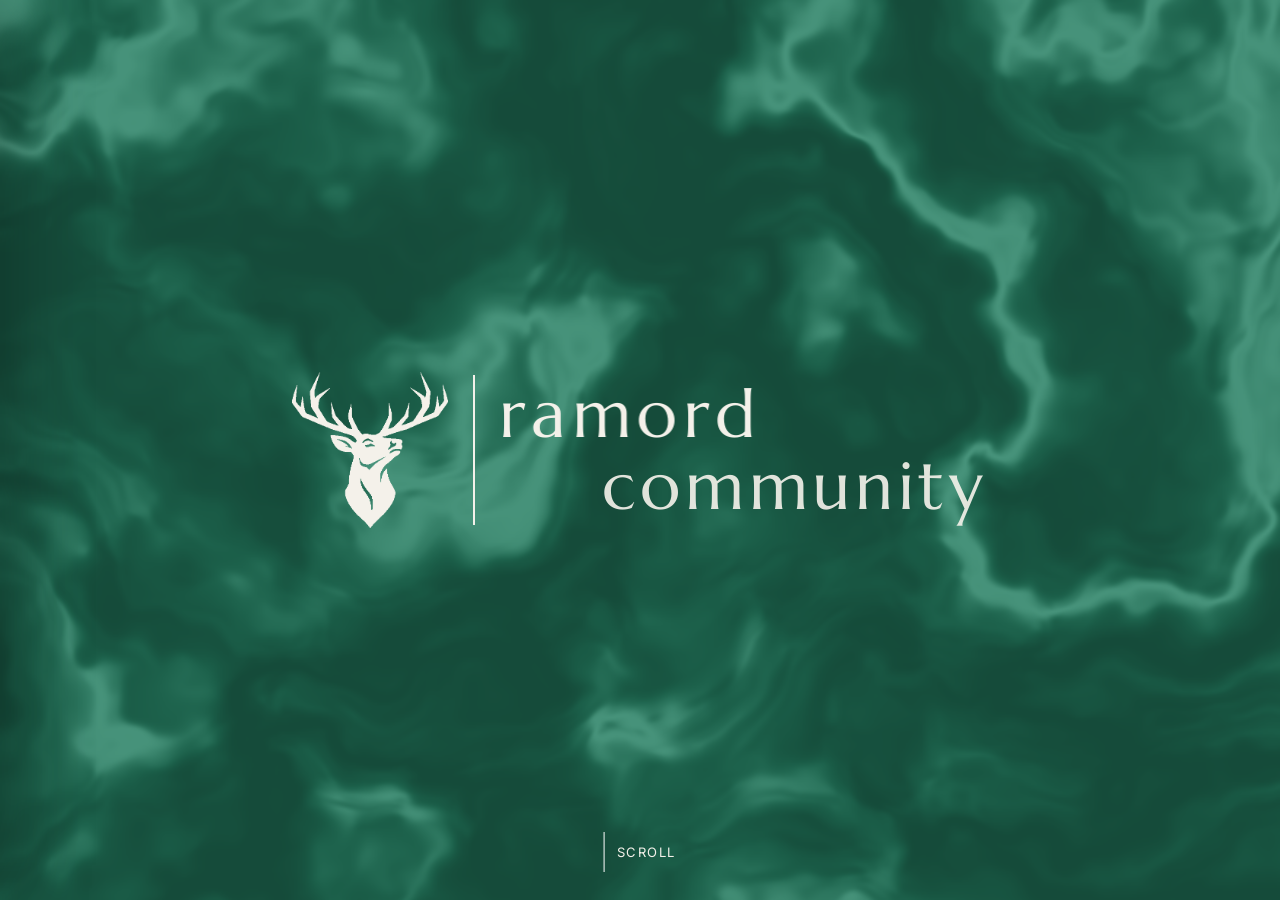
<file: index.html>
<!DOCTYPE html>
<html lang="tr">
<head>
  <meta charset="UTF-8" />
  <meta name="viewport" content="width=device-width, initial-scale=1.0" />
  <title>Ramord Community</title>
  <meta name="description" content="Ramord Community — Android, Windows, Linux, iOS uygulamaları ve açık kaynak projeler." />
  <link rel="icon" href="/favicon.ico" />
  <link rel="preconnect" href="https://fonts.googleapis.com" />
  <link rel="preconnect" href="https://fonts.gstatic.com" crossorigin />
  <link href="https://fonts.googleapis.com/css2?family=Inter:wght@300;400;500&family=Marcellus&display=swap" rel="stylesheet" />
  <style>
    html, body { margin: 0; padding: 0; background: #06231c; overflow-x: hidden; }
    body.is-booting .nav,
    body.is-booting .home-stage,
    body.is-booting .loader,
    body.is-booting .cursor { opacity: 0 !important; pointer-events: none !important; }
  </style>
  <script>
    try {
      var savedTheme = localStorage.getItem("theme");
      document.documentElement.dataset.theme = (savedTheme === "light" || savedTheme === "dark") ? savedTheme : "dark";
    } catch (e) {
      document.documentElement.dataset.theme = "dark";
    }
  </script>
  <script type="module" crossorigin src="/assets/main-DWIO_Hba.js"></script>
  <link rel="modulepreload" crossorigin href="/assets/modulepreload-polyfill-B5Qt9EMX.js">
  <link rel="modulepreload" crossorigin href="/assets/common-DcAXIH7l.js">
  <link rel="stylesheet" crossorigin href="/assets/common-CdAbFYo3.css">
</head>
<body class="home-locked is-booting is-loading">
  <canvas class="water" id="homeWater" aria-hidden="true"></canvas>

  <div class="loader" id="loader">
    <div class="brand brand--big" id="bigBrand" role="img" aria-label="Ramord Community">
      <i class="brand__logo" aria-hidden="true"></i>
      <span class="brand__bar"></span>
      <span class="brand__words">
        <span class="brand__word" data-word="ramord"></span>
        <span class="brand__word brand__word--sub" data-word="community"></span>
      </span>
    </div>
    <div class="ch1__hint loader__hint" id="loaderHint"><i></i><span data-i18n="scroll">Kaydır</span></div>
  </div>

  <div class="cursor"></div>
  <canvas class="fx" id="fx"></canvas>

  <header class="nav" id="topNav">
    <div class="nav__side">
      <button class="burger" id="burger" type="button" aria-expanded="false" aria-label="Menü">
        <i class="burger__lines" aria-hidden="true"></i>
        <span data-i18n="menu">Menü</span>
      </button>
    </div>

    <div class="nav__brand-wrap" id="navBrandWrap">
      <a href="/" class="brand brand--nav" id="navBrand" aria-label="Ramord Community">
        <i class="brand__logo" aria-hidden="true"></i>
        <span class="brand__bar"></span>
        <span class="brand__words">
          <span class="brand__word" data-word="ramord"></span>
          <span class="brand__word brand__word--sub" data-word="community"></span>
        </span>
      </a>
    </div>

    <div class="nav__side nav__side--r">
      <div class="top-lang" id="topLang" role="group" aria-label="Dil seçimi">
        <button class="top-lang__btn" id="langTrigger" type="button" aria-expanded="false" aria-haspopup="listbox" aria-label="Dil seçimi">
          <span class="top-lang__cur">TR</span>
          <svg class="top-lang__arrow" viewBox="0 0 10 6" width="9" height="6" fill="none" stroke="currentColor" stroke-width="1.6" stroke-linecap="round" stroke-linejoin="round">
            <path d="M1 1L5 5L9 1"/>
          </svg>
        </button>
        <div class="top-lang__menu" id="langDropdown" role="listbox">
          <button type="button" data-lang="tr" class="top-lang__opt">Türkçe</button>
          <button type="button" data-lang="en" class="top-lang__opt">English</button>
          <button type="button" data-lang="es" class="top-lang__opt">Español</button>
          <button type="button" data-lang="de" class="top-lang__opt">Deutsch</button>
          <button type="button" data-lang="fr" class="top-lang__opt">Français</button>
          <button type="button" data-lang="it" class="top-lang__opt">Italiano</button>
        </div>
      </div>
      <button class="theme" id="theme" type="button" aria-label="Koyu modu aç/kapat">
        <svg viewBox="0 0 24 24" width="20" height="20" fill="none" stroke="currentColor" stroke-width="1.6" stroke-linecap="round">
          <circle class="sun" cx="12" cy="12" r="4.2"/>
          <g class="rays"><path d="M12 2v2.4M12 19.6V22M2 12h2.4M19.6 12H22M4.9 4.9l1.7 1.7M17.4 17.4l1.7 1.7M4.9 19.1l1.7-1.7M17.4 6.6l1.7-1.7"/></g>
          <path class="moon" d="M20 14.5A8 8 0 0 1 9.5 4a8 8 0 1 0 10.5 10.5z"/>
        </svg>
      </button>
      <button class="theme fs-btn" id="fullscreen" type="button" aria-label="Tam ekran">
        <svg viewBox="0 0 24 24" width="18" height="18" fill="none" stroke="currentColor" stroke-width="1.6" stroke-linecap="round" stroke-linejoin="round">
          <path class="fs-enter" d="M4 9V4h5M20 9V4h-5M4 15v5h5M20 15v5h-5"/>
          <path class="fs-exit" d="M9 4v5H4M15 4v5h5M9 20v-5H4M15 20v-5h5"/>
        </svg>
      </button>
    </div>
  </header>

  <main class="home-stage" id="platformlar"></main>

  <div class="warp"></div>
</body>
</html>
</file>
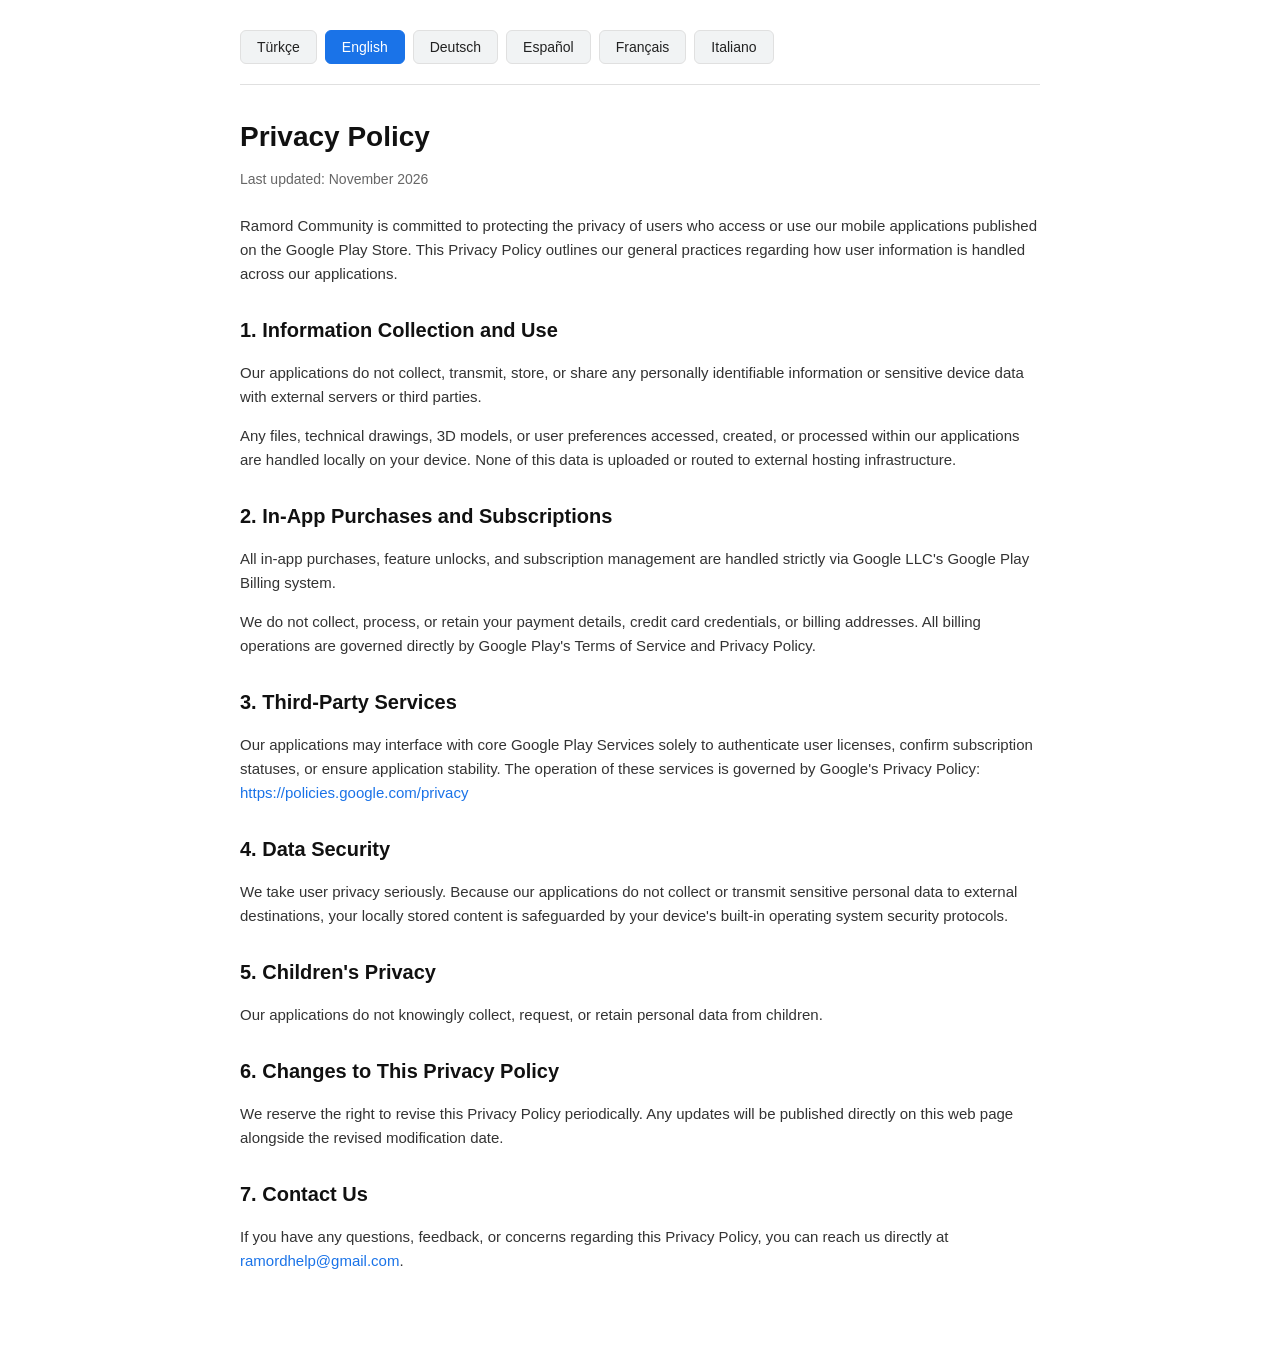
<file: privacy/index.html>
<!DOCTYPE html>
<html lang="en">
<head>
    <meta charset="UTF-8">
    <meta name="viewport" content="width=device-width, initial-scale=1.0">
    <title>Privacy Policy - Ramord Community</title>
    <style>
        :root {
            --bg-color: #ffffff;
            --text-color: #222222;
            --muted-color: #666666;
            --border-color: #e0e0e0;
            --accent-color: #1a73e8;
            --btn-bg: #f1f3f4;
            --btn-active-bg: #1a73e8;
            --btn-active-text: #ffffff;
        }

        body {
            font-family: -apple-system, BlinkMacSystemFont, "Segoe UI", Roboto, Helvetica, Arial, sans-serif;
            line-height: 1.6;
            max-width: 800px;
            margin: 0 auto;
            padding: 30px 20px 60px 20px;
            color: var(--text-color);
            background-color: var(--bg-color);
        }

        .lang-switch {
            display: flex;
            flex-wrap: wrap;
            gap: 8px;
            margin-bottom: 30px;
            padding-bottom: 20px;
            border-bottom: 1px solid var(--border-color);
        }

        .lang-btn {
            background-color: var(--btn-bg);
            color: var(--text-color);
            border: 1px solid var(--border-color);
            padding: 8px 16px;
            font-size: 14px;
            font-weight: 500;
            border-radius: 6px;
            cursor: pointer;
            transition: all 0.2s ease;
        }

        .lang-btn:hover {
            background-color: #e8eaed;
        }

        .lang-btn.active {
            background-color: var(--btn-active-bg);
            color: var(--btn-active-text);
            border-color: var(--btn-active-bg);
        }

        .lang-content {
            display: none;
        }

        .lang-content.active {
            display: block;
        }

        h1 {
            font-size: 28px;
            margin-bottom: 8px;
            color: #111111;
        }

        h2 {
            font-size: 20px;
            margin-top: 28px;
            margin-bottom: 12px;
            color: #111111;
        }

        p, li {
            font-size: 15px;
            color: #333333;
        }

        .date {
            color: var(--muted-color);
            font-size: 14px;
            margin-bottom: 24px;
        }

        a {
            color: var(--accent-color);
            text-decoration: none;
        }

        a:hover {
            text-decoration: underline;
        }
    </style>
</head>
<body>

    <div class="lang-switch">
        <button type="button" class="lang-btn" onclick="setLanguage('tr')">Türkçe</button>
        <button type="button" class="lang-btn" onclick="setLanguage('en')">English</button>
        <button type="button" class="lang-btn" onclick="setLanguage('de')">Deutsch</button>
        <button type="button" class="lang-btn" onclick="setLanguage('es')">Español</button>
        <button type="button" class="lang-btn" onclick="setLanguage('fr')">Français</button>
        <button type="button" class="lang-btn" onclick="setLanguage('it')">Italiano</button>
    </div>

    <!-- TÜRKÇE -->
    <div id="content-tr" class="lang-content">
        <h1>Gizlilik Politikası</h1>
        <div class="date">Son güncelleme: Kasım 2026</div>
        <p>Ramord Community olarak, Google Play Store üzerinde sunduğumuz mobil uygulamalarımızı kullanan kullanıcılarımızın gizliliğini korumayı taahhüt ediyoruz. Bu Gizlilik Politikası, Ramord Community tarafından yayınlanan uygulamaların kullanıcı verilerini nasıl işlediğini genel olarak açıklar.</p>

        <h2>1. Bilgi Toplama ve Kullanımı</h2>
        <p>Uygulamalarımız, doğrudan kişisel olarak tanımlanabilir herhangi bir veriyi veya hassas cihaz bilgisini toplamaz, harici sunucularda saklamaz veya üçüncü taraflarla paylaşmaz.</p>
        <p>Uygulamalar içerisinde oluşturulan, açılan, düzenlenen veya görüntülenen yerel dosyalar tamamen kullanıcının kendi yerel cihazında işlenir. Bu veriler harici herhangi bir sunucuya aktarılmaz.</p>

        <h2>2. Uygulama İçi Satın Almalar ve Abonelikler</h2>
        <p>Uygulamalarımızda sunulan dijital ürünler, özellik kilitleri ve abonelik işlemleri tamamen Google LLC tarafından sağlanan Google Play Faturalandırma altyapısı üzerinden yürütülür.</p>
        <p>Ödeme işlemlerinde kredi kartı numaralarınız, banka hesap bilgileriniz veya fatura adresleriniz tarafımızca asla görüntülenemez, toplanamaz veya kaydedilemez. Tüm finansal işlemler doğrudan Google Play Hizmet Şartları ve Gizlilik Politikası kurallarına tabidir.</p>

        <h2>3. Üçüncü Taraf Hizmetleri</h2>
        <p>Uygulamalarımız, lisans doğrulama, satın alma durumlarını teyit etme veya temel uygulama kararlılığını sağlama amacıyla Google Play Hizmetleri'ni kullanabilir. Bu servislerin veri işleme süreçleri Google'ın Gizlilik Politikası kapsamındadır: <a href="https://policies.google.com/privacy" target="_blank" rel="noopener noreferrer">https://policies.google.com/privacy</a></p>

        <h2>4. Veri Güvenliği</h2>
        <p>Kullanıcılarımızın gizliliğine ve güvenliğine önem veriyoruz. Uygulamalarımız hassas kişisel verileri toplamadığı ve uzak sunuculara göndermediği için verileriniz kendi cihazınızın yerleşik işletim sistemi güvenlik mekanizmalarıyla korunur.</p>

        <h2>5. Çocukların Gizliliği</h2>
        <p>Uygulamalarımız çocuklardan bilerek ve isteyerek kişisel bilgi toplamaz.</p>

        <h2>6. Politikadaki Değişiklikler</h2>
        <p>Gizlilik Politikamızı zaman zaman güncelleyebiliriz. Yapılan tüm değişiklikler, güncel revizyon tarihiyle birlikte doğrudan bu web sayfası üzerinden yayınlanacaktır.</p>

        <h2>7. İletişim</h2>
        <p>Gizlilik Politikamız veya uygulamalarımız hakkında sorularınız, önerileriniz ya da geri bildirimleriniz olursa bizimle doğrudan <a href="mailto:ramordhelp@gmail.com">ramordhelp@gmail.com</a> adresi üzerinden iletişime geçebilirsiniz.</p>
    </div>

    <!-- ENGLISH -->
    <div id="content-en" class="lang-content">
        <h1>Privacy Policy</h1>
        <div class="date">Last updated: November 2026</div>
        <p>Ramord Community is committed to protecting the privacy of users who access or use our mobile applications published on the Google Play Store. This Privacy Policy outlines our general practices regarding how user information is handled across our applications.</p>

        <h2>1. Information Collection and Use</h2>
        <p>Our applications do not collect, transmit, store, or share any personally identifiable information or sensitive device data with external servers or third parties.</p>
        <p>Any files, technical drawings, 3D models, or user preferences accessed, created, or processed within our applications are handled locally on your device. None of this data is uploaded or routed to external hosting infrastructure.</p>

        <h2>2. In-App Purchases and Subscriptions</h2>
        <p>All in-app purchases, feature unlocks, and subscription management are handled strictly via Google LLC's Google Play Billing system.</p>
        <p>We do not collect, process, or retain your payment details, credit card credentials, or billing addresses. All billing operations are governed directly by Google Play's Terms of Service and Privacy Policy.</p>

        <h2>3. Third-Party Services</h2>
        <p>Our applications may interface with core Google Play Services solely to authenticate user licenses, confirm subscription statuses, or ensure application stability. The operation of these services is governed by Google's Privacy Policy: <a href="https://policies.google.com/privacy" target="_blank" rel="noopener noreferrer">https://policies.google.com/privacy</a></p>

        <h2>4. Data Security</h2>
        <p>We take user privacy seriously. Because our applications do not collect or transmit sensitive personal data to external destinations, your locally stored content is safeguarded by your device's built-in operating system security protocols.</p>

        <h2>5. Children's Privacy</h2>
        <p>Our applications do not knowingly collect, request, or retain personal data from children.</p>

        <h2>6. Changes to This Privacy Policy</h2>
        <p>We reserve the right to revise this Privacy Policy periodically. Any updates will be published directly on this web page alongside the revised modification date.</p>

        <h2>7. Contact Us</h2>
        <p>If you have any questions, feedback, or concerns regarding this Privacy Policy, you can reach us directly at <a href="mailto:ramordhelp@gmail.com">ramordhelp@gmail.com</a>.</p>
    </div>

    <!-- DEUTSCH -->
    <div id="content-de" class="lang-content">
        <h1>Datenschutzerklärung</h1>
        <div class="date">Zuletzt aktualisiert: November 2026</div>
        <p>Ramord Community verpflichtet sich, die Privatsphäre der Nutzer unserer im Google Play Store veröffentlichten mobilen Anwendungen zu schützen. Diese Datenschutzerklärung erläutert im Allgemeinen, wie Benutzerdaten verarbeitet werden.</p>

        <h2>1. Datenerhebung und -nutzung</h2>
        <p>Unsere Anwendungen erfassen, speichern oder übermitteln keine personenbezogenen Daten oder sensiblen Gerätedaten an externe Server oder Dritte.</p>
        <p>Alle innerhalb der Anwendungen geöffneten, erstellten oder bearbeiteten Dateien werden ausschließlich lokal auf Ihrem Endgerät verarbeitet und verlassen dieses zu keinem Zeitpunkt.</p>

        <h2>2. In-App-Käufe und Abonnements</h2>
        <p>Abonnements und digitale Käufe werden vollständig über das Google Play-Abrechnungssystem der Google LLC abgewickelt.</p>
        <p>Wir erhalten, verarbeiten oder speichern zu keinem Zeitpunkt Ihre Zahlungs- oder Kreditkartendaten sowie Rechnungsadressen. Diese Vorgänge unterliegen den Nutzungsbedingungen und Datenschutzbestimmungen von Google Play.</p>

        <h2>3. Dienste von Drittanbietern</h2>
        <p>Unsere Anwendungen können Google Play-Dienste nutzen, um Lizenzen und Abonnements zu validieren. Diese Dienste erfassen Daten gemäß der Datenschutzerklärung von Google: <a href="https://policies.google.com/privacy" target="_blank" rel="noopener noreferrer">https://policies.google.com/privacy</a></p>

        <h2>4. Datensicherheit</h2>
        <p>Da keine persönlichen Daten an externe Server übertragen werden, sind Ihre lokalen Inhalte durch die integrierten Sicherheitsmechanismen Ihres Betriebssystems geschützt.</p>

        <h2>5. Schutz von Minderjährigen</h2>
        <p>Unsere Anwendungen erfassen wissentlich keine personenbezogenen Daten von Kindern.</p>

        <h2>6. Änderungen dieser Richtlinie</h2>
        <p>Wir behalten uns das Recht vor, diese Datenschutzerklärung anzupassen. Alle Aktualisierungen werden auf dieser Seite mit aktuellem Revisionsdatum bereitgestellt.</p>

        <h2>7. Kontakt</h2>
        <p>Bei Fragen oder Anregungen zu dieser Datenschutzerklärung erreichen Sie uns unter <a href="mailto:ramordhelp@gmail.com">ramordhelp@gmail.com</a>.</p>
    </div>

    <!-- ESPAÑOL -->
    <div id="content-es" class="lang-content">
        <h1>Política de Privacidad</h1>
        <div class="date">Última actualización: Noviembre de 2026</div>
        <p>Ramord Community se compromete a proteger la privacidad de los usuarios de nuestras aplicaciones móviles disponibles en Google Play Store. Esta Política de Privacidad describe cómo se manejan los datos del usuario.</p>

        <h2>1. Recopilación y Uso de Información</h2>
        <p>Nuestras aplicaciones no recopilan, almacenan ni transmiten información de identificación personal ni datos sensibles del dispositivo a servidores externos ni a terceros.</p>
        <p>Todos los archivos abiertos, creados o procesados dentro de las aplicaciones se manejan de manera estrictamente local en su dispositivo.</p>

        <h2>2. Compras en la Aplicación y Suscripciones</h2>
        <p>Las suscripciones y compras dentro de la aplicación se gestionan a través de la plataforma de facturación de Google Play de Google LLC.</p>
        <p>Nosotros no recopilamos ni almacenamos datos de tarjetas de crédito ni detalles bancarios. Todas las transacciones se rigen por los Términos de Servicio y la Política de Privacidad de Google Play.</p>

        <h2>3. Servicios de Terceros</h2>
        <p>Las aplicaciones pueden utilizar Google Play Services con el único fin de autenticar compras y validar licencias, conforme a la Política de Privacidad de Google: <a href="https://policies.google.com/privacy" target="_blank" rel="noopener noreferrer">https://policies.google.com/privacy</a></p>

        <h2>4. Seguridad de los Datos</h2>
        <p>Dado que no se transfieren datos a infraestructura externa, sus archivos y configuraciones locales permanecen protegidos por los mecanismos de seguridad integrados en su dispositivo.</p>

        <h2>5. Privacidad de Menores</h2>
        <p>Nuestras aplicaciones no recopilan intencionalmente información personal de niños.</p>

        <h2>6. Modificaciones a esta Política</h2>
        <p>Nos reservamos el derecho de actualizar esta Política de Privacidad. Cualquier cambio será publicado de forma inmediata en esta página.</p>

        <h2>7. Contacto</h2>
        <p>Si tiene preguntas o dudas acerca de esta Política de Privacidad, puede contactarnos en <a href="mailto:ramordhelp@gmail.com">ramordhelp@gmail.com</a>.</p>
    </div>

    <!-- FRANÇAIS -->
    <div id="content-fr" class="lang-content">
        <h1>Politique de Confidentialité</h1>
        <div class="date">Dernière mise à jour : Novembre 2026</div>
        <p>Ramord Community s'engage à protéger la vie privée des utilisateurs de ses applications mobiles sur Google Play Store. Cette politique détaille nos pratiques concernant le traitement des données.</p>

        <h2>1. Collecte et Utilisation des Informations</h2>
        <p>Nos applications ne collectent, ne conservent et ne partagent aucune donnée personnelle identifiable ni aucune donnée sensible de l'appareil avec des tiers ou serveurs distants.</p>
        <p>Tous les fichiers ouverts, créés ou modifiés sont traités exclusivement en local sur votre appareil sans jamais être envoyés vers des serveurs externes.</p>

        <h2>2. Achats Intégrés et Abonnements</h2>
        <p>Les abonnements et achats numériques sont gérés par le système de facturation Google Play fourni par Google LLC.</p>
        <p>Nous n'avons accès à aucun moment à vos coordonnées bancaires ou numéros de carte de crédit. Ces transactions sont soumises aux conditions d'utilisation et règles de confidentialité de Google Play.</p>

        <h2>3. Services Tiers</h2>
        <p>Nos applications peuvent s'interfacer avec Google Play Services pour valider la validité des licences et des abonnements. Ces services sont régis par les règles de confidentialité de Google : <a href="https://policies.google.com/privacy" target="_blank" rel="noopener noreferrer">https://policies.google.com/privacy</a></p>

        <h2>4. Sécurité des Données</h2>
        <p>Aucune information n'étant transmise à l'extérieur de votre appareil, vos données personnelles locales sont protégées par les sécurités natives de votre système d'exploitation.</p>

        <h2>5. Protection des Enfants</h2>
        <p>Nos applications ne collectent délibérément aucune donnée relative aux enfants.</p>

        <h2>6. Mises à Jour</h2>
        <p>Cette Politique de Confidentialité peut être mise à jour occasionnellement. Toute révision sera directement affichée sur cette page.</p>

        <h2>7. Contact</h2>
        <p>Pour toute question relative à cette Politique de Confidentialité, vous pouvez nous écrire à <a href="mailto:ramordhelp@gmail.com">ramordhelp@gmail.com</a>.</p>
    </div>

    <!-- ITALIANO -->
    <div id="content-it" class="lang-content">
        <h1>Informativa sulla Privacy</h1>
        <div class="date">Ultimo aggiornamento: Novembre 2026</div>
        <p>Ramord Community si impegna a salvaguardare la privacy degli utenti che utilizzano le nostre applicazioni mobili pubblicate su Google Play Store. La presente informativa descrive le modalità di gestione dei dati.</p>

        <h2>1. Raccolta e Utilizzo delle Informazioni</h2>
        <p>Le nostre applicazioni non raccolgono, memorizzano o trasferiscono alcuna informazione di identificazione personale né dati sensibili del dispositivo a server esterni o terze parti.</p>
        <p>Qualsiasi file visualizzato o modificato all'interno delle applicazioni viene elaborato unicamente in locale sul vostro dispositivo.</p>

        <h2>2. Acquisti In-App e Abbonamenti</h2>
        <p>La gestione di abbonamenti e acquisti in-app avviene mediante il sistema di fatturazione Google Play Billing di Google LLC.</p>
        <p>Non raccogliamo né conserviamo dettagli di carte di credito o informazioni bancarie. Le transazioni finanziarie sono disciplinate dai Termini di Servizio e dall'Informativa sulla Privacy di Google Play.</p>

        <h2>3. Servizi di Terze Parti</h2>
        <p>Le applicazioni possono avvalersi dei Google Play Services per la convalida delle licenze e la verifica dello stato degli acquisti, conformemente alle norme sulla privacy di Google: <a href="https://policies.google.com/privacy" target="_blank" rel="noopener noreferrer">https://policies.google.com/privacy</a></p>

        <h2>4. Sicurezza dei Dati</h2>
        <p>Non trasferendo dati personali all'esterno, la sicurezza dei contenuti locali è affidata ai protocolli di protezione integrati del sistema operativo del vostro dispositivo.</p>

        <h2>5. Tutela dei Minori</h2>
        <p>Le nostre applicazioni non raccolgono consapevolmente dati personali da minori.</p>

        <h2>6. Modifiche all'Informativa</h2>
        <p>Ci riserviamo il diritto di aggiornare periodicamente la presente informativa. Le modifiche saranno pubblicate direttamente su questa pagina web.</p>

        <h2>7. Contatti</h2>
        <p>Per eventuali domande in merito a questa informativa sulla privacy, potete contattarci all'indirizzo <a href="mailto:ramordhelp@gmail.com">ramordhelp@gmail.com</a>.</p>
    </div>

    <script>
        const supportedLangs = ['tr', 'en', 'de', 'es', 'fr', 'it'];

        function setLanguage(lang) {
            const targetLang = supportedLangs.includes(lang) ? lang : 'en';

            document.querySelectorAll('.lang-content').forEach(el => {
                el.classList.remove('active');
            });
            document.querySelectorAll('.lang-btn').forEach(btn => {
                btn.classList.remove('active');
            });

            const targetContent = document.getElementById(`content-${targetLang}`);
            if (targetContent) {
                targetContent.classList.add('active');
            }

            const activeBtn = Array.from(document.querySelectorAll('.lang-btn')).find(b => 
                b.getAttribute('onclick').includes(`'${targetLang}'`)
            );
            if (activeBtn) {
                activeBtn.classList.add('active');
            }

            document.documentElement.lang = targetLang;
        }

        (function initLang() {
            const browserLang = (navigator.language || navigator.userLanguage || 'en').slice(0, 2).toLowerCase();
            if (supportedLangs.includes(browserLang)) {
                setLanguage(browserLang);
            } else {
                setLanguage('en');
            }
        })();
    </script>
</body>
</html>
</file>
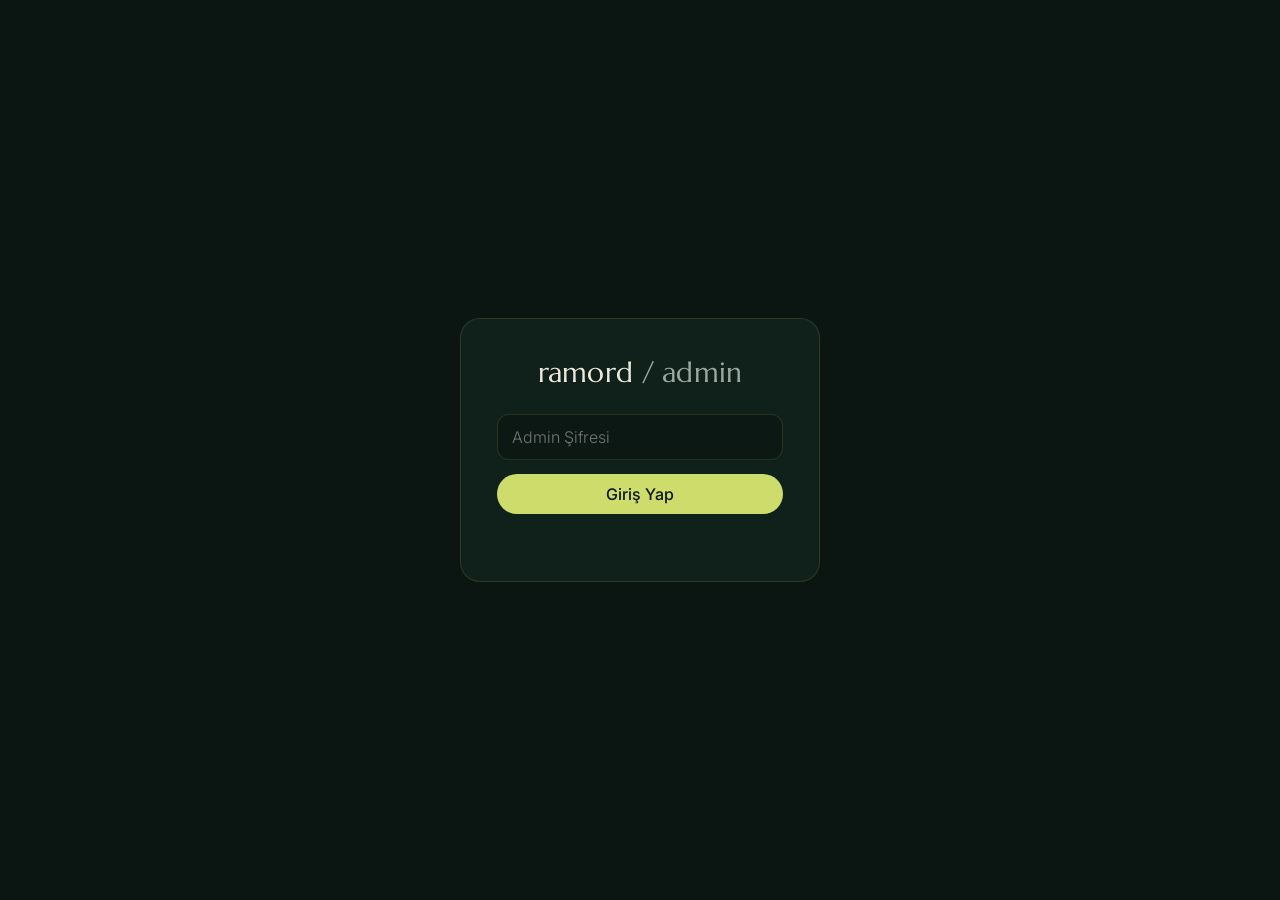
<file: admin.html>
<!DOCTYPE html>
<html lang="tr">
<head>
  <meta charset="UTF-8" />
  <meta name="viewport" content="width=device-width, initial-scale=1.0" />
  <meta name="robots" content="noindex, nofollow" />
  <title>Ramord — Yönetim Paneli</title>
  <link rel="preconnect" href="https://fonts.googleapis.com" />
  <link rel="preconnect" href="https://fonts.gstatic.com" crossorigin />
  <link href="https://fonts.googleapis.com/css2?family=Inter:wght@300;400;500&family=Marcellus&display=swap" rel="stylesheet" />
  <script type="module" crossorigin src="/assets/admin-DoiyhhWC.js"></script>
  <link rel="modulepreload" crossorigin href="/assets/modulepreload-polyfill-B5Qt9EMX.js">
  <link rel="stylesheet" crossorigin href="/assets/admin-Ckw6jQNt.css">
</head>
<body>
  <section class="ad-login" id="login">
    <form class="ad-card ad-login__box" id="loginForm">
      <h1 class="ad-title">ramord <span>/ admin</span></h1>
      <input type="password" id="pw" placeholder="Admin Şifresi" autocomplete="current-password" required />
      <button type="submit">Giriş Yap</button>
      <p class="ad-err" id="loginErr"></p>
    </form>
  </section>

  <main class="ad-app" id="app" hidden>
    <header class="ad-head">
      <h1 class="ad-title">ramord <span>/ başvurular</span></h1>
      <div class="ad-head__r">
        <button class="ad-ghost" id="openPwModal">Şifre Değiştir</button>
        <button class="ad-ghost" id="refresh">Yenile</button>
        <button class="ad-ghost" id="logout">Çıkış</button>
      </div>
    </header>
    <nav class="ad-tabs" id="tabs">
      <button data-f="all" class="is-on">Tümü <b id="c-all">0</b></button>
      <button data-f="new">Yeni <b id="c-new">0</b></button>
      <button data-f="read">İncelendi <b id="c-read">0</b></button>
      <button data-f="done">Cevaplandı <b id="c-done">0</b></button>
    </nav>
    <div class="ad-list" id="list"></div>
  </main>

  <div class="ad-modal" id="pwModal" hidden>
    <div class="ad-modal__back" id="closePwModal"></div>
    <form class="ad-card ad-modal__card" id="pwForm">
      <h2 class="ad-title">Şifre <span>Değiştir</span></h2>
      <input type="password" id="oldPw" placeholder="Mevcut Şifre" required autocomplete="current-password" />
      <input type="password" id="newPw" placeholder="Yeni Şifre (En az 10 karakter)" required autocomplete="new-password" minlength="10" />
      <input type="password" id="newPw2" placeholder="Yeni Şifre Tekrar" required autocomplete="new-password" minlength="10" />
      <div class="ad-actions">
        <button type="submit">Kaydet</button>
        <button type="button" class="ad-ghost" id="cancelPw">İptal</button>
      </div>
      <p class="ad-err" id="pwErr"></p>
      <p class="ad-ok" id="pwOk" hidden>Şifre başarıyla güncellendi!</p>
    </form>
  </div>

</body>
</html>
</file>
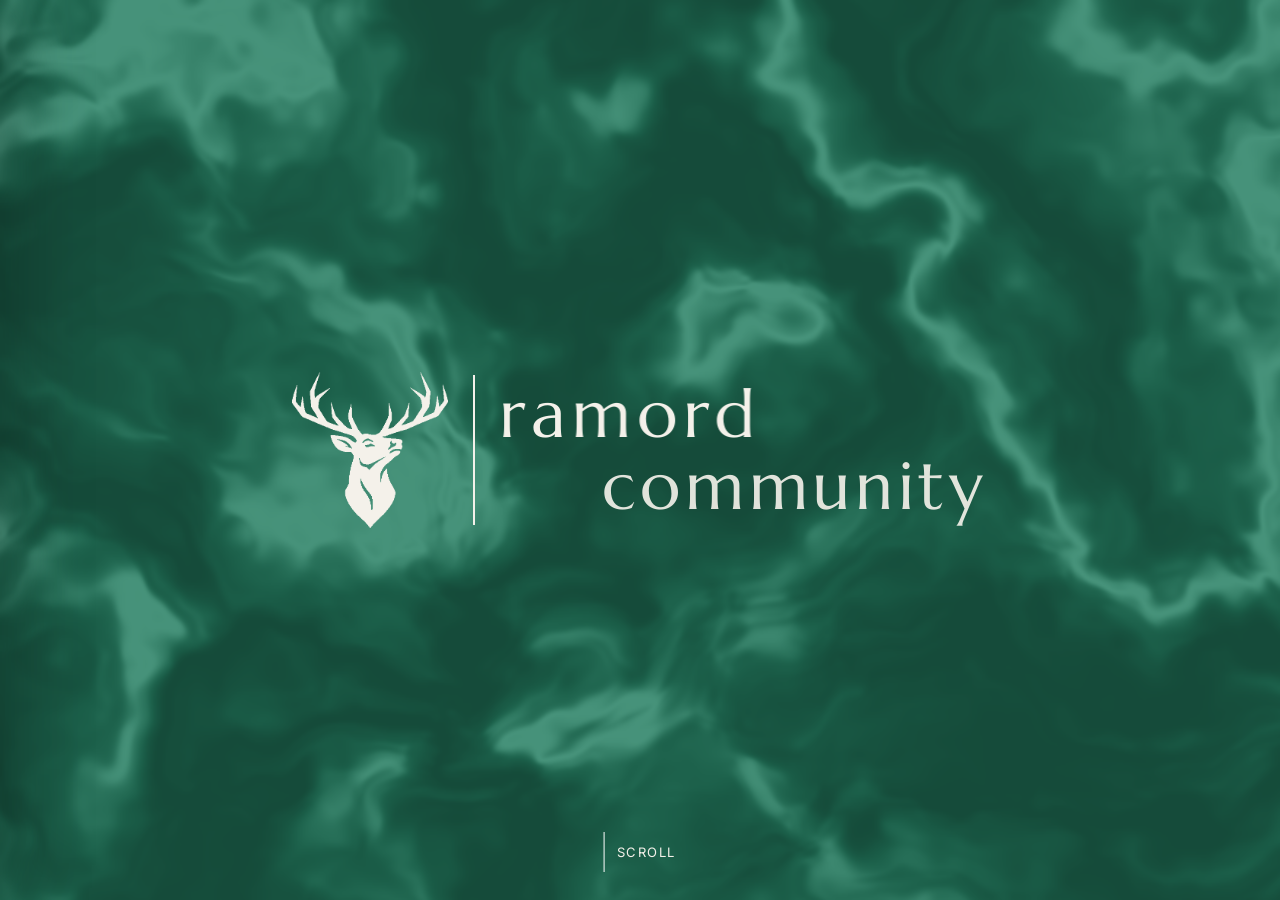
<file: platform.html>
<!DOCTYPE html>
<html lang="tr">
<head>
  <meta charset="UTF-8" />
  <meta name="viewport" content="width=device-width, initial-scale=1.0" />
  <title>Ramord — Platform</title>
  <meta name="description" content="Ramord Community — Platform uygulamaları." />
  <link rel="icon" href="/favicon.ico" />
  <link rel="preconnect" href="https://fonts.googleapis.com" />
  <link rel="preconnect" href="https://fonts.gstatic.com" crossorigin />
  <link href="https://fonts.googleapis.com/css2?family=Inter:wght@300;400;500&family=Marcellus&display=swap" rel="stylesheet" />
  <style>
    html, body { margin: 0; padding: 0; background: #07130f; color: #fff; overflow-x: hidden; }
    body.is-booting .nav,
    body.is-booting .pmain,
    body.is-booting .cursor,
    body.is-booting .beams,
    body.is-booting .progress { opacity: 0 !important; pointer-events: none !important; }
  </style>
  <script>
    try {
      var saved = localStorage.getItem("theme");
      document.documentElement.dataset.theme = (saved === "light" || saved === "dark") ? saved : "dark";
    } catch (e) {
      document.documentElement.dataset.theme = "dark";
    }
  </script>
  <script type="module" crossorigin src="/assets/platform-DV11Kmud.js"></script>
  <link rel="modulepreload" crossorigin href="/assets/modulepreload-polyfill-B5Qt9EMX.js">
  <link rel="modulepreload" crossorigin href="/assets/common-DcAXIH7l.js">
  <link rel="stylesheet" crossorigin href="/assets/common-CdAbFYo3.css">
</head>
<body class="is-booting is-platform">
  <div class="progress"></div>
  <div class="cursor"></div>
  <canvas class="fx" id="fx"></canvas>

  <header class="nav" id="topNav">
    <div class="nav__side">
      <a href="/" class="nav-back-btn" id="navBack" aria-label="Ana sayfa">
        <svg viewBox="0 0 20 20" width="14" height="14" fill="none" stroke="currentColor" stroke-width="2.2" stroke-linecap="round" stroke-linejoin="round">
          <path d="M12 4L6 10L12 16"/>
        </svg>
        <span data-i18n="home">Ana sayfa</span>
      </a>
      <button class="burger" id="burger" type="button" aria-expanded="false" aria-label="Menü">
        <i class="burger__lines" aria-hidden="true"></i>
        <span data-i18n="menu">Menü</span>
      </button>
    </div>

    <div class="nav__brand-wrap" id="navBrandWrap">
      <a href="/" class="brand brand--nav" id="navBrand" aria-label="Ramord Community">
        <i class="brand__logo" aria-hidden="true"></i>
        <span class="brand__bar"></span>
        <span class="brand__words">
          <span class="brand__word" data-word="ramord"></span>
          <span class="brand__word brand__word--sub" data-word="community"></span>
        </span>
      </a>
    </div>

    <div class="nav__side nav__side--r">
      <div class="top-lang" id="topLang" role="group" aria-label="Dil seçimi">
        <button class="top-lang__btn" id="langTrigger" type="button" aria-expanded="false" aria-haspopup="listbox" aria-label="Dil seçimi">
          <span class="top-lang__cur">TR</span>
          <svg class="top-lang__arrow" viewBox="0 0 10 6" width="9" height="6" fill="none" stroke="currentColor" stroke-width="1.6" stroke-linecap="round" stroke-linejoin="round">
            <path d="M1 1L5 5L9 1"/>
          </svg>
        </button>
        <div class="top-lang__menu" id="langDropdown" role="listbox">
          <button type="button" data-lang="tr" class="top-lang__opt">Türkçe</button>
          <button type="button" data-lang="en" class="top-lang__opt">English</button>
          <button type="button" data-lang="es" class="top-lang__opt">Español</button>
          <button type="button" data-lang="de" class="top-lang__opt">Deutsch</button>
          <button type="button" data-lang="fr" class="top-lang__opt">Français</button>
          <button type="button" data-lang="it" class="top-lang__opt">Italiano</button>
        </div>
      </div>
      <button class="theme" id="theme" type="button" aria-label="Koyu modu aç/kapat">
        <svg viewBox="0 0 24 24" width="20" height="20" fill="none" stroke="currentColor" stroke-width="1.6" stroke-linecap="round">
          <circle class="sun" cx="12" cy="12" r="4.2"/>
          <g class="rays"><path d="M12 2v2.4M12 19.6V22M2 12h2.4M19.6 12H22M4.9 4.9l1.7 1.7M17.4 17.4l1.7 1.7M4.9 19.1l1.7-1.7M17.4 6.6l1.7-1.7"/></g>
          <path class="moon" d="M20 14.5A8 8 0 0 1 9.5 4a8 8 0 1 0 10.5 10.5z"/>
        </svg>
      </button>
      <button class="theme fs-btn" id="fullscreen" type="button" aria-label="Tam ekran">
        <svg viewBox="0 0 24 24" width="18" height="18" fill="none" stroke="currentColor" stroke-width="1.6" stroke-linecap="round" stroke-linejoin="round">
          <path class="fs-enter" d="M4 9V4h5M20 9V4h-5M4 15v5h5M20 15v5h-5"/>
          <path class="fs-exit" d="M9 4v5H4M15 4v5h5M9 20v-5H4M15 20v-5h5"/>
        </svg>
      </button>
    </div>
  </header>

  <canvas class="water" id="water"></canvas>
  <div class="beams" id="beams" aria-hidden="true"><i></i><i></i><i></i><i></i><i></i><i></i><i></i></div>
  <canvas class="dust" id="dust"></canvas>

  <main class="pmain">
    <section class="ch1" id="ch1">
      <div class="ch1__icon" id="pIcon"></div>
      <div class="ch1__text">
        <h1 class="ch1__title" id="pTitle"></h1>
        <p class="ch1__desc" id="pDesc"></p>
      </div>
      <div class="ch1__hint"><i></i><span data-i18n="scroll">Kaydır</span></div>
    </section>

    <section class="ch2" id="ch2">
      <div class="ch2__mobile-header" id="ch2Head">
        <div class="ch2__icon-badge" id="mIcon"></div>
        <div class="ch2__meta">
          <h2 id="mTitle"></h2>
          <p id="mDesc"></p>
        </div>
      </div>
      <div id="list"></div>
      <p class="empty" id="empty" data-i18n="noapps" hidden>Bu platformda henüz uygulama bulunmuyor.</p>
    </section>

    <section class="stage" id="platformlar"></section>
  </main>

  <div class="warp is-in"></div>
</body>
</html>
</file>
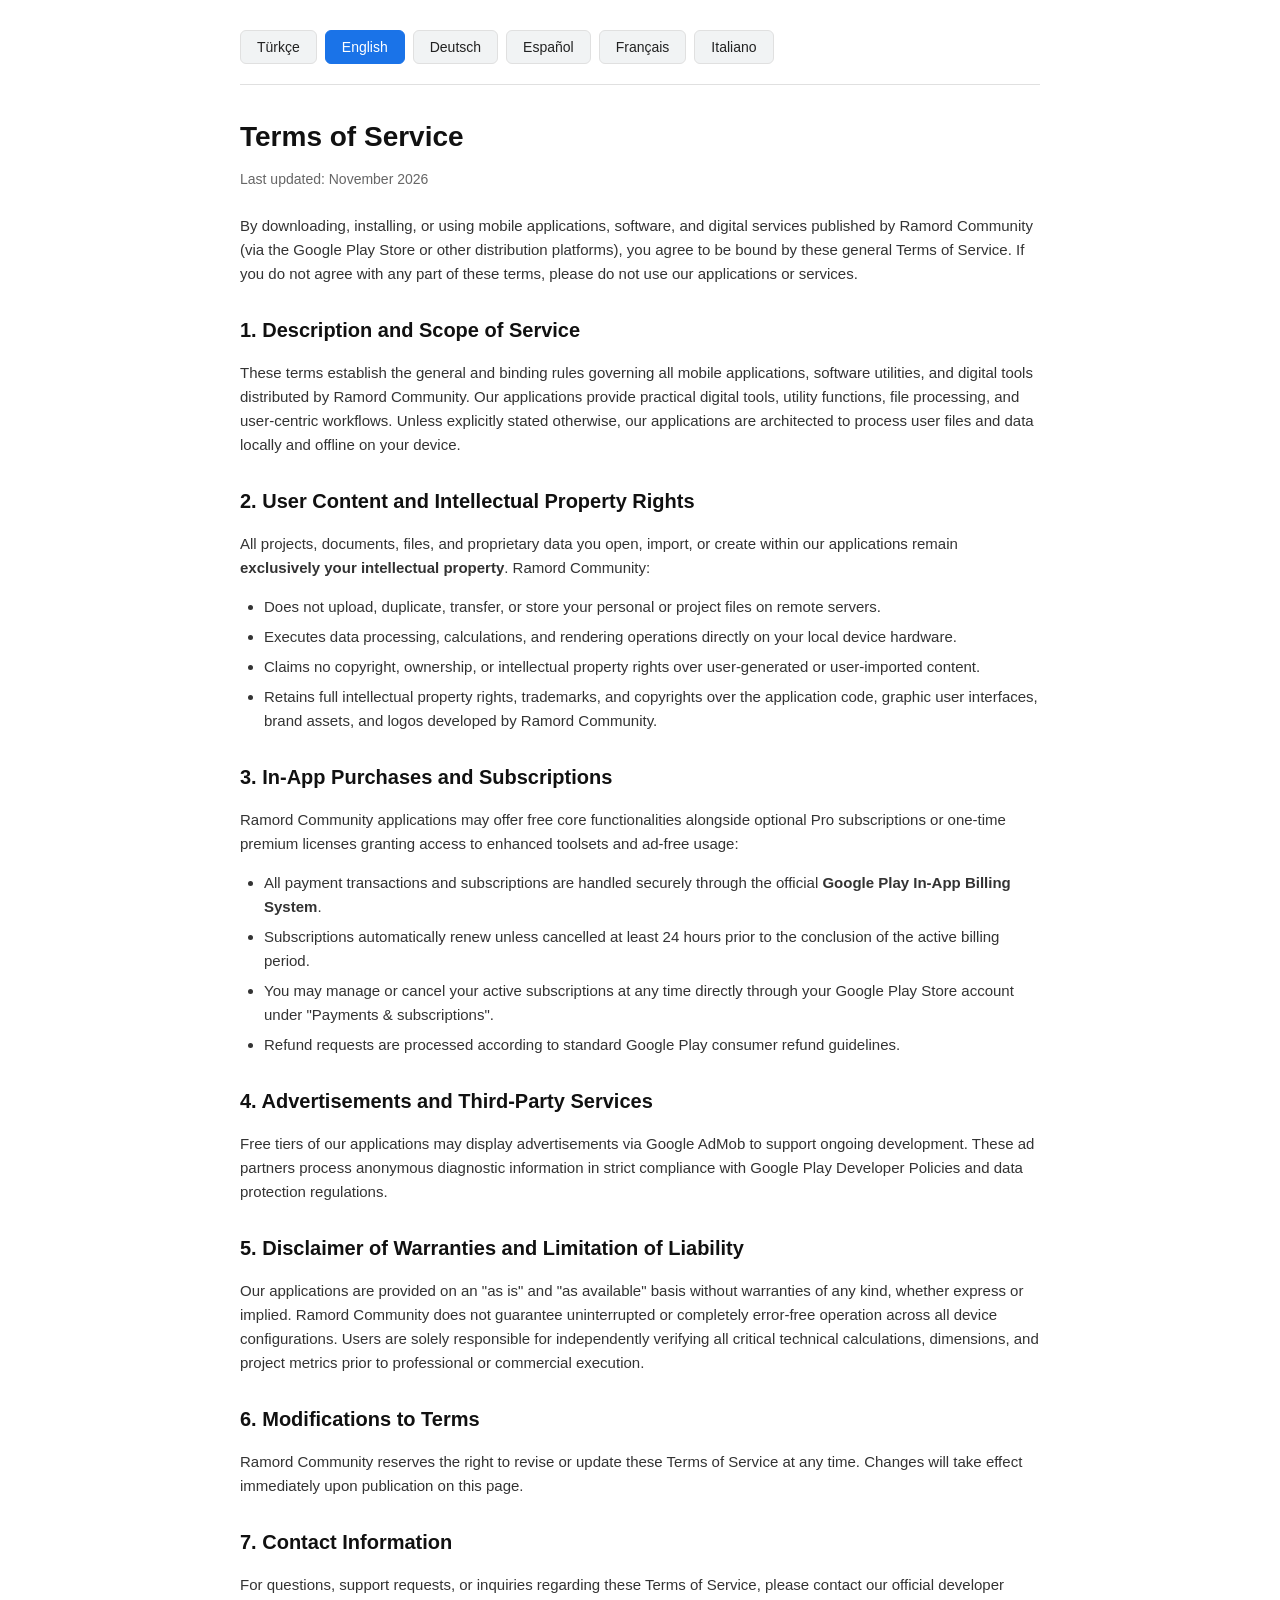
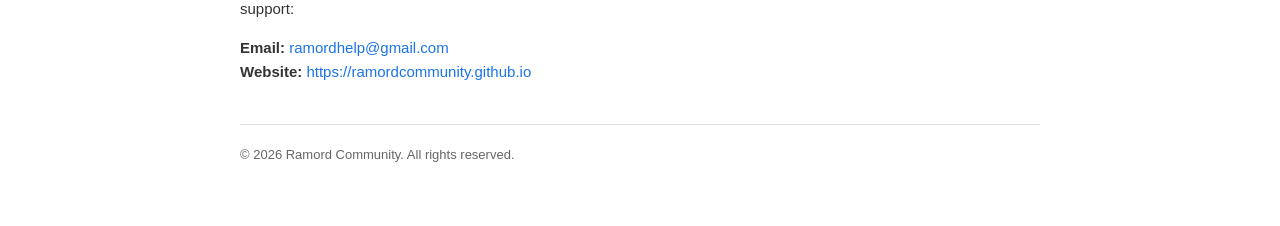
<file: privacy/terms.html>
<!DOCTYPE html>
<html lang="en">
<head>
    <meta charset="UTF-8">
    <meta name="viewport" content="width=device-width, initial-scale=1.0">
    <title>Terms of Service - Ramord Community</title>
    <style>
        :root {
            --bg-color: #ffffff;
            --text-color: #222222;
            --muted-color: #666666;
            --border-color: #e0e0e0;
            --accent-color: #1a73e8;
            --btn-bg: #f1f3f4;
            --btn-active-bg: #1a73e8;
            --btn-active-text: #ffffff;
        }

        body {
            font-family: -apple-system, BlinkMacSystemFont, "Segoe UI", Roboto, Helvetica, Arial, sans-serif;
            line-height: 1.6;
            max-width: 800px;
            margin: 0 auto;
            padding: 30px 20px 60px 20px;
            color: var(--text-color);
            background-color: var(--bg-color);
        }

        .lang-switch {
            display: flex;
            flex-wrap: wrap;
            gap: 8px;
            margin-bottom: 30px;
            padding-bottom: 20px;
            border-bottom: 1px solid var(--border-color);
        }

        .lang-btn {
            background-color: var(--btn-bg);
            color: var(--text-color);
            border: 1px solid var(--border-color);
            padding: 8px 16px;
            font-size: 14px;
            font-weight: 500;
            border-radius: 6px;
            cursor: pointer;
            transition: all 0.2s ease;
        }

        .lang-btn:hover {
            background-color: #e8eaed;
        }

        .lang-btn.active {
            background-color: var(--btn-active-bg);
            color: var(--btn-active-text);
            border-color: var(--btn-active-bg);
        }

        .lang-content {
            display: none;
        }

        .lang-content.active {
            display: block;
        }

        h1 {
            font-size: 28px;
            margin-bottom: 8px;
            color: #111111;
        }

        h2 {
            font-size: 20px;
            margin-top: 28px;
            margin-bottom: 12px;
            color: #111111;
        }

        p, li {
            font-size: 15px;
            color: #333333;
        }

        ul {
            padding-left: 24px;
            margin-top: 8px;
            margin-bottom: 16px;
        }

        li {
            margin-bottom: 6px;
        }

        .date {
            color: var(--muted-color);
            font-size: 14px;
            margin-bottom: 24px;
        }

        a {
            color: var(--accent-color);
            text-decoration: none;
        }

        a:hover {
            text-decoration: underline;
        }

        .footer-note {
            margin-top: 40px;
            padding-top: 20px;
            border-top: 1px solid var(--border-color);
            font-size: 13px;
            color: var(--muted-color);
        }
    </style>
</head>
<body>

    <div class="lang-switch">
        <button type="button" class="lang-btn" onclick="setLanguage('tr')">Türkçe</button>
        <button type="button" class="lang-btn" onclick="setLanguage('en')">English</button>
        <button type="button" class="lang-btn" onclick="setLanguage('de')">Deutsch</button>
        <button type="button" class="lang-btn" onclick="setLanguage('es')">Español</button>
        <button type="button" class="lang-btn" onclick="setLanguage('fr')">Français</button>
        <button type="button" class="lang-btn" onclick="setLanguage('it')">Italiano</button>
    </div>

    <!-- ════════════════════ TÜRKÇE ════════════════════ -->
    <div id="content-tr" class="lang-content">
        <h1>Hizmet Şartları ve Kullanım Koşulları</h1>
        <div class="date">Son güncelleme: Kasım 2026</div>

        <p>Ramord Community tarafından Google Play Store veya diğer platformlar üzerinden sunulan mobil uygulamaları, yazılımları ve dijital servisleri indirerek, kurarak veya kullanarak bu Hizmet Şartları'nı kabul etmiş sayılırsınız. Bu koşulları kabul etmiyorsanız lütfen uygulamalarımızı ve hizmetlerimizi kullanmayınız.</p>

        <h2>1. Hizmetin Tanımı ve Kapsamı</h2>
        <p>Bu şartlar, Ramord Community tarafından geliştirilen ve Google Play Store veya ilgili platformlar üzerinden yayınlanan tüm mobil uygulamalar, yazılımlar ve dijital servisler için genel ve bağlayıcı kullanım koşullarını belirler. Uygulamalarımız; çeşitli dijital araçlar, yardımcı işlevler ve kullanıcı odaklı çözümler sunar. Aksi açıkça belirtilmedikçe, uygulamalarımız kullanıcı dosyalarını ve verilerini yerel cihaz üzerinde güvenli ve bağımsız şekilde işleyecek mimaride tasarlanır.</p>

        <h2>2. Kullanıcı İçerikleri ve Fikri Mülkiyet Hakları</h2>
        <p>Uygulamalarımız aracılığıyla açtığınız, işlediğiniz, oluşturduğunuz veya görüntülediğiniz tüm projeler, belgeler, dosyalar ve kişisel veriler <strong>tamamen sizin mülkiyetinizdedir</strong>. Ramord Community:</p>
        <ul>
            <li>Kullanıcı dosyalarını hiçbir harici sunucuya aktarmaz, kopyalamaz, saklamaz veya üçüncü taraflarla paylaşmaz.</li>
            <li>Tüm hesaplama ve veri işleme süreçleri doğrudan kullanıcının kendi cihaz donanımı üzerinde yerel olarak gerçekleştirilir.</li>
            <li>Kullanıcıların oluşturduğu veya açtığı içerikler üzerinde hiçbir mülkiyet veya telif hakkı talep etmez.</li>
            <li>Ramord Community'ye ait olan uygulama kodları, grafik arayüz tasarımları, logolar ve tescilli materyaller telif hakları yasalarıyla korunmaktadır.</li>
        </ul>

        <h2>3. Uygulama İçi Satın Alımlar ve Abonelikler</h2>
        <p>Ramord Community uygulamaları; ücretsiz temel özelliklerin yanı sıra gelişmiş özellikler, reklamsız deneyim veya profesyonel araç setleri sunan Pro abonelik ve tek seferlik dijital lisans seçenekleri içerebilir:</p>
        <ul>
            <li>Tüm ödeme ve abonelik süreçleri doğrudan <strong>Google Play Faturalandırma Sistemi (Google Play In-App Billing)</strong> güvencesiyle yürütülür.</li>
            <li>Abonelikler, geçerli fatura döneminin bitiminden en az 24 saat önce iptal edilmediği müddetçe otomatik olarak yenilenir.</li>
            <li>Aboneliğinizi dilediğiniz an Google Play Store hesabınızdaki "Ödemeler ve Abonelikler" bölümünden yönetebilir veya iptal edebilirsiniz.</li>
            <li>Geri ödeme ve iade talepleri, Google Play'in standart tüketici iade politikaları kapsamında değerlendirilir.</li>
        </ul>

        <h2>4. Reklamlar ve Üçüncü Taraf Entegrasyonları</h2>
        <p>Uygulamalarımızın ücretsiz sürümleri, geliştirme süreçlerini desteklemek amacıyla Google AdMob ve onaylı reklam ağları aracılığıyla reklamlar (ödüllü videolar, geçiş reklamları vb.) gösterebilir. Bu servisler, Google Play Geliştirici Politikaları'na ve gizlilik standartlarına tam uyumlu olarak anonim istatistiki veriler işleyebilir.</p>

        <h2>5. Sorumluluk Reddi (Garantisizlik İlkesi)</h2>
        <p>Uygulamalarımız "olduğu gibi" (as-is) ve "kullanıma sunulduğu haliyle" sağlanmaktadır. Ramord Community, yazılımların kesintisiz, hatasız veya her donanım kombinasyonunda kusursuz çalışacağını peşinen garanti etmez. Kritik teknik, profesyonel veya ticari kararlarda elde edilen verilerin doğruluğunu teyit etmek tamamen kullanıcının sorumluluğundadır.</p>

        <h2>6. Şartlarda Yapılacak Değişiklikler</h2>
        <p>Ramord Community, yasal düzenlemelere veya yeni uygulama özelliklerine uyum sağlamak amacıyla bu Hizmet Şartları'nı dilediği zaman güncelleme hakkını saklı tutar. Güncellenen şartlar bu web sayfasında yayınlandığı andan itibaren yürürlüğe girer.</p>

        <h2>7. İletişim</h2>
        <p>Hizmet Şartlarımız veya sunduğumuz uygulamalar ile ilgili her türlü soru, geri bildirim veya destek talepleriniz için resmi iletişim kanalımız üzerinden bize ulaşabilirsiniz:</p>
        <p><strong>E-posta:</strong> <a href="mailto:ramordhelp@gmail.com">ramordhelp@gmail.com</a><br>
        <strong>Web Sitesi:</strong> <a href="https://ramordcommunity.github.io" target="_blank">https://ramordcommunity.github.io</a></p>

        <div class="footer-note">© 2026 Ramord Community. Tüm hakları saklıdır.</div>
    </div>

    <!-- ════════════════════ ENGLISH ════════════════════ -->
    <div id="content-en" class="lang-content">
        <h1>Terms of Service</h1>
        <div class="date">Last updated: November 2026</div>

        <p>By downloading, installing, or using mobile applications, software, and digital services published by Ramord Community (via the Google Play Store or other distribution platforms), you agree to be bound by these general Terms of Service. If you do not agree with any part of these terms, please do not use our applications or services.</p>

        <h2>1. Description and Scope of Service</h2>
        <p>These terms establish the general and binding rules governing all mobile applications, software utilities, and digital tools distributed by Ramord Community. Our applications provide practical digital tools, utility functions, file processing, and user-centric workflows. Unless explicitly stated otherwise, our applications are architected to process user files and data locally and offline on your device.</p>

        <h2>2. User Content and Intellectual Property Rights</h2>
        <p>All projects, documents, files, and proprietary data you open, import, or create within our applications remain <strong>exclusively your intellectual property</strong>. Ramord Community:</p>
        <ul>
            <li>Does not upload, duplicate, transfer, or store your personal or project files on remote servers.</li>
            <li>Executes data processing, calculations, and rendering operations directly on your local device hardware.</li>
            <li>Claims no copyright, ownership, or intellectual property rights over user-generated or user-imported content.</li>
            <li>Retains full intellectual property rights, trademarks, and copyrights over the application code, graphic user interfaces, brand assets, and logos developed by Ramord Community.</li>
        </ul>

        <h2>3. In-App Purchases and Subscriptions</h2>
        <p>Ramord Community applications may offer free core functionalities alongside optional Pro subscriptions or one-time premium licenses granting access to enhanced toolsets and ad-free usage:</p>
        <ul>
            <li>All payment transactions and subscriptions are handled securely through the official <strong>Google Play In-App Billing System</strong>.</li>
            <li>Subscriptions automatically renew unless cancelled at least 24 hours prior to the conclusion of the active billing period.</li>
            <li>You may manage or cancel your active subscriptions at any time directly through your Google Play Store account under "Payments & subscriptions".</li>
            <li>Refund requests are processed according to standard Google Play consumer refund guidelines.</li>
        </ul>

        <h2>4. Advertisements and Third-Party Services</h2>
        <p>Free tiers of our applications may display advertisements via Google AdMob to support ongoing development. These ad partners process anonymous diagnostic information in strict compliance with Google Play Developer Policies and data protection regulations.</p>

        <h2>5. Disclaimer of Warranties and Limitation of Liability</h2>
        <p>Our applications are provided on an "as is" and "as available" basis without warranties of any kind, whether express or implied. Ramord Community does not guarantee uninterrupted or completely error-free operation across all device configurations. Users are solely responsible for independently verifying all critical technical calculations, dimensions, and project metrics prior to professional or commercial execution.</p>

        <h2>6. Modifications to Terms</h2>
        <p>Ramord Community reserves the right to revise or update these Terms of Service at any time. Changes will take effect immediately upon publication on this page.</p>

        <h2>7. Contact Information</h2>
        <p>For questions, support requests, or inquiries regarding these Terms of Service, please contact our official developer support:</p>
        <p><strong>Email:</strong> <a href="mailto:ramordhelp@gmail.com">ramordhelp@gmail.com</a><br>
        <strong>Website:</strong> <a href="https://ramordcommunity.github.io" target="_blank">https://ramordcommunity.github.io</a></p>

        <div class="footer-note">© 2026 Ramord Community. All rights reserved.</div>
    </div>

    <!-- ════════════════════ DEUTSCH ════════════════════ -->
    <div id="content-de" class="lang-content">
        <h1>Allgemeine Nutzungsbedingungen</h1>
        <div class="date">Zuletzt aktualisiert: November 2026</div>

        <p>Durch das Herunterladen, Installieren oder Verwenden von mobilen Anwendungen, Software und digitalen Diensten von Ramord Community (über den Google Play Store oder andere Plattformen) erklären Sie sich mit diesen allgemeinen Nutzungsbedingungen einverstanden.</p>

        <h2>1. Gegenstand und Geltungsbereich</h2>
        <p>Diese Bedingungen regeln die Nutzung aller von Ramord Community bereitgestellten mobilen Anwendungen, Softwareprodukte und digitalen Dienste. Unsere Anwendungen dienen der praktischen Unterstützung im Alltag, der Dateiverarbeitung sowie digitalen Hilfsfunktionen und sind für die sichere, lokale Ausführung auf Ihrem Endgerät konzipiert.</p>

        <h2>2. Benutzerinhalte und geistiges Eigentum</h2>
        <p>Alle Dateien, Dokumente und Daten, die Sie in unseren Anwendungen öffnen oder verarbeiten, verbleiben <strong>vollständig in Ihrem Eigentum</strong>. Ramord Community lädt keine Benutzerdateien auf externe Server hoch und erhebt keinerlei Urheberansprüche auf Ihre Arbeitsergebnisse.</p>

        <h2>3. In-App-Käufe und Abonnements</h2>
        <p>Abonnements und digitale Lizenzen werden sicher über das <strong>Google Play In-App Billing System</strong> abgewickelt und können jederzeit im Google Play Store gekündigt werden.</p>

        <h2>4. Werbung</h2>
        <p>Kostenlose Versionen können Werbeeinblendungen über Google AdMob enthalten, die den Richtlinien für Google Play-Entwickler entsprechen.</p>

        <h2>5. Haftungsausschluss</h2>
        <p>Die Software wird „wie besehen“ (as-is) ohne Gewährleistung zur Verfügung gestellt. Der Benutzer ist selbst dafür verantwortlich, alle Ergebnisse vor der professionellen Nutzung zu verifizieren.</p>

        <h2>6. Kontakt</h2>
        <p><strong>E-Mail:</strong> <a href="mailto:ramordhelp@gmail.com">ramordhelp@gmail.com</a><br>
        <strong>Webseite:</strong> <a href="https://ramordcommunity.github.io" target="_blank">https://ramordcommunity.github.io</a></p>

        <div class="footer-note">© 2026 Ramord Community. Alle Rechte vorbehalten.</div>
    </div>

    <!-- ════════════════════ ESPAÑOL ════════════════════ -->
    <div id="content-es" class="lang-content">
        <h1>Condiciones Generales del Servicio</h1>
        <div class="date">Última actualización: Noviembre de 2026</div>

        <p>Al descargar, instalar o utilizar las aplicaciones móviles y servicios digitales publicados por Ramord Community (a través de Google Play Store u otras plataformas), aceptas estas Condiciones del Servicio.</p>

        <h2>1. Ámbito del Servicio</h2>
        <p>Estos términos regulan el uso de todas las aplicaciones móviles, herramientas de software y servicios digitales desarrollados por Ramord Community. Nuestras aplicaciones procesan archivos y datos de manera local y segura en tu dispositivo.</p>

        <h2>2. Contenido del Usuario y Propiedad Intelectual</h2>
        <p>Todos los archivos, documentos y datos que abres o procesas son <strong>exclusivamente de tu propiedad</strong>. Ramord Community no transfiere tus archivos a servidores externos ni reclama derechos sobre tus proyectos.</p>

        <h2>3. Compras dentro de la aplicación</h2>
        <p>Las suscripciones y compras se gestionan de forma segura a través de <strong>Google Play In-App Billing</strong> y se rigen por las políticas de Google Play.</p>

        <h2>4. Publicidad</h2>
        <p>Las versiones gratuitas pueden mostrar anuncios a través de Google AdMob conforme a las normativas vigentes.</p>

        <h2>5. Limitación de Responsabilidad</h2>
        <p>Las aplicaciones se proporcionan "tal cual" (as is). El usuario es el único responsable de validar información crítica antes de cualquier uso profesional.</p>

        <h2>6. Contacto</h2>
        <p><strong>Correo electrónico:</strong> <a href="mailto:ramordhelp@gmail.com">ramordhelp@gmail.com</a><br>
        <strong>Sitio web:</strong> <a href="https://ramordcommunity.github.io" target="_blank">https://ramordcommunity.github.io</a></p>

        <div class="footer-note">© 2026 Ramord Community. Todos los derechos reservados.</div>
    </div>

    <!-- ════════════════════ FRANÇAIS ════════════════════ -->
    <div id="content-fr" class="lang-content">
        <h1>Conditions Générales d'Utilisation</h1>
        <div class="date">Dernière mise à jour : Novembre 2026</div>

        <p>En téléchargeant, installant ou utilisant les applications mobiles et services numériques fournis par Ramord Community, vous acceptez d'être lié par les présentes Conditions Générales d'Utilisation.</p>

        <h2>1. Objet et Portée du Service</h2>
        <p>Ces conditions s'appliquent à l'ensemble des applications mobiles, utilitaires et services numériques publiés par Ramord Community. Nos logiciels traitent les fichiers et les données de manière locale et sécurisée sur votre appareil.</p>

        <h2>2. Contenu Utilisateur et Propriété Intellectuelle</h2>
        <p>L'ensemble des fichiers, documents et données ouverts dans nos applications demeure <strong>votre propriété exclusive</strong>. Ramord Community ne conserve aucun fichier sur des serveurs distants.</p>

        <h2>3. Abonnements et Achats Intégrés</h2>
        <p>Les transactions sont traitées via le système sécurisé <strong>Google Play In-App Billing</strong> conformément aux règles de Google Play.</p>

        <h2>4. Publicité</h2>
        <p>La version gratuite peut intégrer des annonces publicitaires via Google AdMob dans le respect des règles de confidentialité.</p>

        <h2>5. Limitation de Responsabilité</h2>
        <p>Le logiciel est fourni « en l'état » (as is). Il incombe à l'utilisateur de valider toute donnée critique avant utilisation professionnelle.</p>

        <h2>6. Contact</h2>
        <p><strong>Email :</strong> <a href="mailto:ramordhelp@gmail.com">ramordhelp@gmail.com</a><br>
        <strong>Site Web :</strong> <a href="https://ramordcommunity.github.io" target="_blank">https://ramordcommunity.github.io</a></p>

        <div class="footer-note">© 2026 Ramord Community. Tous droits réservés.</div>
    </div>

    <!-- ════════════════════ ITALIANO ════════════════════ -->
    <div id="content-it" class="lang-content">
        <h1>Termini Generali di Servizio</h1>
        <div class="date">Ultimo aggiornamento: Novembre 2026</div>

        <p>Scaricando, installando o utilizzando le applicazioni mobili e i servizi digitali offerti da Ramord Community, accetti di essere vincolato dai presenti Termini di Servizio.</p>

        <h2>1. Ambito e Descrizione del Servizio</h2>
        <p>I presenti termini si applicano a tutte le applicazioni mobili, software e servizi digitali distribuiti da Ramord Community. Le nostre applicazioni elaborano file e dati localmente e in sicurezza sul dispositivo.</p>

        <h2>2. Contenuti dell'Utente e Proprietà Intellettuale</h2>
        <p>Tutti i file, documenti e dati aperti rimangono <strong>di tua esclusiva proprietà</strong>. Ramord Community non archivia i tuoi progetti su server esterni né rivendica diritti sulle tue creazioni.</p>

        <h2>3. Acquisti In-App e Abbonamenti</h2>
        <p>Tutti i pagamenti e gli abbonamenti vengono elaborati tramite <strong>Google Play In-App Billing</strong> in conformità alle norme di Google Play.</p>

        <h2>4. Pubblicità</h2>
        <p>Le versioni gratuite possono mostrare annunci tramite Google AdMob nel rispetto delle normative di settore.</p>

        <h2>5. Limitazione di Responsabilità</h2>
        <p>L'applicazione è fornita "così com'è" (as is). L'utente è tenuto a verificare le informazioni prima dell'uso professionale.</p>

        <h2>6. Contatti</h2>
        <p><strong>Email:</strong> <a href="mailto:ramordhelp@gmail.com">ramordhelp@gmail.com</a><br>
        <strong>Sito web:</strong> <a href="https://ramordcommunity.github.io" target="_blank">https://ramordcommunity.github.io</a></p>

        <div class="footer-note">© 2026 Ramord Community. Tutti i diritti riservati.</div>
    </div>

    <!-- ════════════════════ SCRIPT ════════════════════ -->
    <script>
        const supportedLangs = ['tr', 'en', 'de', 'es', 'fr', 'it'];

        function setLanguage(lang) {
            const targetLang = supportedLangs.includes(lang) ? lang : 'en';

            document.querySelectorAll('.lang-content').forEach(el => {
                el.classList.remove('active');
            });
            document.querySelectorAll('.lang-btn').forEach(btn => {
                btn.classList.remove('active');
            });

            const targetContent = document.getElementById(`content-${targetLang}`);
            if (targetContent) {
                targetContent.classList.add('active');
            }

            const activeBtn = Array.from(document.querySelectorAll('.lang-btn')).find(b => 
                b.getAttribute('onclick').includes(`'${targetLang}'`)
            );
            if (activeBtn) {
                activeBtn.classList.add('active');
            }

            document.documentElement.lang = targetLang;
        }

        (function initLang() {
            const browserLang = (navigator.language || navigator.userLanguage || 'en').slice(0, 2).toLowerCase();
            if (supportedLangs.includes(browserLang)) {
                setLanguage(browserLang);
            } else {
                setLanguage('en');
            }
        })();
    </script>
</body>
</html>
</file>
<file: assets/common-CdAbFYo3.css>
:root{--bg: #f1eee7;--bg-2: #e5e1d8;--ink: #0f1b17;--ink-2: #57635d;--line: rgba(15, 27, 23, .14);--accent: #0a5a46;--racing: #0a3a30;--racing-deep: #06231c;--lime: #cddc6a;--serif: "Marcellus", Georgia, serif;--sans: "Inter", system-ui, -apple-system, "Segoe UI", sans-serif;--pad: clamp(20px, 4vw, 64px);--ease: cubic-bezier(.19, 1, .22, 1);--velvet-panel: #ece8de}[data-theme=dark]{--bg: #07130f;--bg-2: #0f1f19;--ink: #ecf1ec;--ink-2: #93a39a;--line: rgba(236, 241, 236, .14);--accent: #cddc6a;--velvet-panel: #0b1c17;color-scheme:dark}*,*:before,*:after{box-sizing:border-box;margin:0;padding:0}html{background:var(--bg);overscroll-behavior-y:none}html.lenis,html.lenis body{height:auto}.lenis.lenis-smooth{scroll-behavior:auto!important}body{font-family:var(--sans);color:var(--ink);background:var(--bg);line-height:1.55;-webkit-font-smoothing:antialiased;overflow-x:hidden;overscroll-behavior-y:none;transition:background-color .5s,color .5s}body.home-locked{overflow:hidden;height:100svh;width:100vw}body.is-loading{overflow:hidden;height:100svh}body.is-loading .home-stage,body.is-loading .velvet-pager,body.is-loading .nav,body.is-loading .cursor{pointer-events:none!important}body.is-loading .velvet-pager,body.is-loading .cursor{opacity:0!important;visibility:hidden!important}@media(hover:hover)and (pointer:fine){html,body,*,*:before,*:after,a,button{cursor:none!important}}a{color:inherit;text-decoration:none}img{display:block;max-width:100%}em{font-style:normal}::selection{background:var(--lime);color:var(--racing-deep)}.brand{display:inline-flex;align-items:center;gap:.36em;font-family:var(--serif);text-transform:lowercase;line-height:1}.brand__logo{flex:none;display:block;width:2.35em;height:2.35em;background:currentColor;-webkit-mask:url(/logo.png) center / contain no-repeat;mask:url(/logo.png) center / contain no-repeat}.brand__bar{flex:none;width:max(1.5px,.03em);height:2.25em;background:currentColor}.brand__words{display:flex;flex-direction:column;align-items:flex-start;gap:.08em}.brand__word{display:block;letter-spacing:.09em;white-space:nowrap}.brand__word--sub{letter-spacing:.07em;opacity:.92;padding-left:1.55em}.ch{display:inline-block;will-change:transform,opacity}.loader{position:fixed;inset:0;z-index:100;display:flex;align-items:center;justify-content:center;color:#f4f1ea;pointer-events:none}.brand--big{position:relative;font-size:clamp(30px,5.2vw,76px)}.brand--big .brand__logo,.brand--big .brand__bar,.brand--big .ch{opacity:0}.nav{position:fixed;top:0;left:0;right:0;z-index:75;display:grid;grid-template-columns:1fr auto 1fr;align-items:center;padding:18px var(--pad);color:var(--ink);transition:color .45s var(--ease)}body.is-platform .nav:not(.on-paper){color:#fff}.nav__brand-wrap{position:relative;display:grid;grid-template-columns:1fr auto 1fr;align-items:center;justify-items:center;gap:clamp(18px,2.8vw,38px);padding:6px 14px}.brand--nav{grid-column:2;font-size:clamp(16px,1.55vw,22px);opacity:0;flex:none}.nav__wing{display:flex;align-items:center;gap:clamp(14px,2.2vw,28px);pointer-events:none}.nav__wing--l{grid-column:1;justify-self:end}.nav__wing--r{grid-column:3;justify-self:start}.nitem{position:relative;opacity:0;transform:translateY(-14px);transition:opacity .45s var(--ease),transform .5s var(--ease)}.nav__wing--l .nitem:nth-child(1){transition-delay:.04s}.nav__wing--l .nitem:nth-child(2){transition-delay:0s}.nav__wing--r .nitem:nth-child(1){transition-delay:0s}.nav__wing--r .nitem:nth-child(2){transition-delay:.04s}.nav__brand-wrap.is-awake .nav__wing{pointer-events:auto}.nav__brand-wrap.is-awake .nitem{opacity:1;transform:translateY(0)}.nitem__btn{display:inline-flex;align-items:center;gap:6px;background:none;border:0;color:inherit;font-family:var(--serif);font-size:14.5px;letter-spacing:.06em;cursor:pointer;padding:6px 4px;white-space:nowrap;opacity:.82;transition:opacity .3s}.nitem__btn:hover,.nitem.is-open .nitem__btn{opacity:1}.nitem__chev{transition:transform .45s var(--ease);opacity:.75}.nitem.is-open .nitem__chev{transform:rotate(180deg);opacity:1}.nitem__drop{position:absolute;top:calc(100% + 8px);left:50%;transform:translate(-50%);min-width:210px;display:grid;grid-template-rows:0fr;opacity:0;pointer-events:none;border-radius:16px;color:var(--ink);background-color:var(--velvet-panel);background-image:radial-gradient(120% 90% at 20% 0%,rgba(255,255,255,.4) 0%,transparent 60%),repeating-linear-gradient(115deg,#ffffff05 0 1px,#00000005 1px 2px);border:1px solid transparent;box-shadow:0 22px 50px -14px #00000047;transition:grid-template-rows .48s var(--ease),opacity .35s var(--ease),border-color .35s}[data-theme=dark] .nitem__drop{background-image:radial-gradient(120% 90% at 20% 0%,rgba(205,220,106,.08) 0%,transparent 60%),repeating-linear-gradient(115deg,#ffffff04 0 1px,#00000008 1px 2px)}.nitem.is-open .nitem__drop{grid-template-rows:1fr;opacity:1;pointer-events:auto;border-color:var(--line)}.nitem__drop-in{overflow:hidden;display:flex;flex-direction:column;gap:8px;padding:0 18px;transition:padding .45s var(--ease)}.nitem.is-open .nitem__drop-in{padding:16px 18px}.nitem__drop-in a{display:inline-flex;align-items:center;gap:9px;font-family:var(--serif);font-size:15px;padding:3px 0;white-space:nowrap;transition:transform .35s var(--ease),color .3s}.nitem__drop-in a:hover{transform:translate(4px);color:var(--accent)}.nitem__p{font-size:13px;line-height:1.55;color:var(--ink-2);width:230px}.nitem__lang{background:none;border:1px solid var(--line);color:inherit;font:inherit;font-size:13px;padding:6px 12px;border-radius:100px;cursor:pointer;text-align:left;transition:background .3s,color .3s}.nitem__lang.on{background:var(--ink);color:var(--bg)}.nav__side{display:flex;gap:18px;font-size:14px;align-items:center}.nav__side--r{justify-content:flex-end}.burger{display:inline-flex;align-items:center;gap:12px;background:none;border:0;color:inherit;font:inherit;font-size:13px;letter-spacing:.12em;text-transform:uppercase;cursor:pointer;padding:8px 4px}.burger__lines{position:relative;width:22px;height:10px;display:inline-block}.burger__lines:before,.burger__lines:after{content:"";position:absolute;left:0;right:0;height:1.5px;background:currentColor;transition:transform .45s var(--ease),top .45s var(--ease)}.burger__lines:before{top:1px}.burger__lines:after{top:8px}.burger.is-open .burger__lines:before{top:4.5px;transform:rotate(45deg)}.burger.is-open .burger__lines:after{top:4.5px;transform:rotate(-45deg)}.theme{display:grid;place-items:center;width:42px;height:42px;border-radius:50%;border:1px solid currentColor;background:none;color:inherit;cursor:pointer;transition:transform .6s var(--ease)}.theme:hover{transform:rotate(25deg)}.theme .moon{opacity:0;transition:opacity .4s}.theme .sun,.theme .rays{transition:opacity .4s}[data-theme=dark] .theme .moon{opacity:1}[data-theme=dark] .theme .sun,[data-theme=dark] .theme .rays{opacity:0}.fs-btn:hover{transform:scale(1.08)}.fs-btn .fs-exit{opacity:0;transition:opacity .3s}.fs-btn .fs-enter{transition:opacity .3s}.fs-btn.is-fs .fs-exit{opacity:1}.fs-btn.is-fs .fs-enter{opacity:0}.top-lang{position:relative;display:inline-flex;align-items:center}.top-lang__btn{display:inline-flex;align-items:center;gap:6px;background:#ffffff0a;border:1px solid var(--line);color:inherit;font-family:var(--serif);font-size:13px;font-weight:500;letter-spacing:.08em;padding:5px 10px;border-radius:100px;cursor:pointer;backdrop-filter:blur(8px);transition:background .25s var(--ease),border-color .25s var(--ease),transform .2s}.top-lang__btn:hover{border-color:var(--ink-2);transform:translateY(-1px)}.top-lang__cur{font-family:var(--serif);font-size:12px;letter-spacing:.12em;font-weight:600}.top-lang__arrow{transition:transform .28s var(--ease);opacity:.75}.top-lang.is-open .top-lang__arrow{transform:rotate(180deg)}.top-lang.is-open .top-lang__btn{border-color:var(--ink)}.top-lang__menu{position:absolute;top:calc(100% + 8px);right:0;min-width:132px;padding:6px;border-radius:14px;background:var(--bg);border:1px solid var(--line);box-shadow:0 16px 36px -8px #00000059;backdrop-filter:blur(16px);display:flex;flex-direction:column;gap:2px;opacity:0;transform:translateY(-6px) scale(.96);pointer-events:none;transition:opacity .22s var(--ease),transform .22s var(--ease);z-index:95}[data-theme=dark] .top-lang__menu{background:#0f1f19f2;border-color:#ecf1ec29}[data-theme=light] .top-lang__menu{background:#f1eee7f5;border-color:#0f1b1724}.top-lang.is-open .top-lang__menu{opacity:1;transform:translateY(0) scale(1);pointer-events:auto}.top-lang__opt{display:flex;align-items:center;justify-content:space-between;width:100%;background:none;border:0;color:inherit;font-family:var(--sans);font-size:13px;padding:8px 12px;border-radius:8px;cursor:pointer;text-align:left;transition:background .18s var(--ease),color .18s var(--ease)}.top-lang__opt:hover{background:#8080801f}.top-lang__opt.on{background:var(--ink);color:var(--bg);font-weight:500}.panel__back{position:fixed;inset:0;z-index:78;background:#05100d6b;backdrop-filter:blur(4px);opacity:0;pointer-events:none;transition:opacity .5s var(--ease)}.panel__back.is-open{opacity:1;pointer-events:auto}.panel{position:fixed;top:0;left:0;bottom:0;z-index:80;width:min(420px,88vw);padding:28px var(--pad) 40px;color:var(--ink);background-color:var(--velvet-panel);background-image:radial-gradient(120% 80% at 15% 10%,rgba(255,255,255,.38) 0%,transparent 60%),radial-gradient(100% 90% at 90% 85%,rgba(0,0,0,.09) 0%,transparent 65%),repeating-linear-gradient(115deg,#ffffff06 0 1px,#00000006 1px 2px);box-shadow:24px 0 70px #00000042;transform:translate(-102%);transition:transform .65s var(--ease);display:flex;flex-direction:column;justify-content:space-between;overflow-y:auto}[data-theme=dark] .panel{background-image:radial-gradient(120% 80% at 15% 10%,rgba(205,220,106,.08) 0%,transparent 60%),radial-gradient(100% 90% at 90% 85%,rgba(0,0,0,.45) 0%,transparent 65%),repeating-linear-gradient(115deg,#ffffff05 0 1px,#00000008 1px 2px)}.panel.is-open{transform:translate(0)}.panel__top{display:flex;align-items:center;justify-content:space-between;padding-bottom:22px;border-bottom:1px solid var(--line)}.panel__brand{font-family:var(--serif);font-size:16px;letter-spacing:.08em;text-transform:lowercase}.panel__close{background:none;border:0;color:inherit;font-size:18px;cursor:pointer;padding:6px 10px}.panel__menu{display:flex;flex-direction:column;gap:28px;margin:auto 0;padding:28px 0}.brand-pop{position:fixed;top:74px;left:50%;z-index:76;width:min(680px,92vw);padding:28px 34px;border-radius:20px;color:var(--ink);background-color:var(--velvet-panel);background-image:radial-gradient(120% 90% at 20% 0%,rgba(255,255,255,.42) 0%,transparent 60%),repeating-linear-gradient(115deg,#ffffff05 0 1px,#00000005 1px 2px);border:1px solid var(--line);box-shadow:0 30px 70px -18px #00000052;transform:translate(-50%,-10px) scale(.98);opacity:0;pointer-events:none;transition:opacity .35s var(--ease),transform .45s var(--ease)}[data-theme=dark] .brand-pop{background-image:radial-gradient(120% 90% at 20% 0%,rgba(205,220,106,.08) 0%,transparent 60%),repeating-linear-gradient(115deg,#ffffff04 0 1px,#00000008 1px 2px)}.brand-pop.is-open{opacity:1;pointer-events:auto;transform:translate(-50%) scale(1)}.brand-pop__inner{display:grid;grid-template-columns:1.15fr 1.2fr 1.1fr auto;gap:26px;align-items:start}.m-group{display:flex;flex-direction:column;gap:10px}.m-h{font-size:11px;letter-spacing:.16em;text-transform:uppercase;color:var(--ink-2);margin-bottom:2px}.m-links{display:flex;flex-direction:column;gap:8px}.m-links a{display:inline-flex;align-items:center;gap:9px;font-family:var(--serif);font-size:18px;padding:2px 0;transition:transform .35s var(--ease),color .3s}.m-links a:hover{transform:translate(5px);color:var(--accent)}.m-dot{width:7px;height:7px;border-radius:50%;flex:none}.m-soc{width:15px;height:15px;flex:none;display:inline-flex;align-items:center;justify-content:center;opacity:.78}.m-soc .icon{width:15px;height:15px}.m-p{font-size:13.5px;line-height:1.55;color:var(--ink-2);max-width:26ch}.m-lang{display:flex;gap:8px;flex-wrap:wrap}.m-lang button{background:none;border:1px solid var(--line);color:inherit;font:inherit;font-size:12.5px;padding:6px 13px;border-radius:100px;cursor:pointer;transition:background .3s,color .3s,border-color .3s}.m-lang button.on{background:var(--ink);color:var(--bg);border-color:var(--ink)}.home-stage,.stage{position:relative;width:100%;height:100svh;min-height:100svh;overflow:hidden;display:flex;align-items:center;justify-content:center;z-index:2;--cast-x: 16px;--cast-y: 10px}.velvet-canvas{position:absolute;inset:0;width:100%;height:100%;display:block;pointer-events:none}.velvet-scene{position:relative;z-index:2;width:100%;height:100%;max-width:1280px;padding:90px var(--pad) 70px;display:grid;place-items:center;text-align:center}.velvet-platforms,.velvet-socials-stage,.velvet-support-stage{grid-area:1 / 1;display:flex;flex-direction:column;align-items:center;justify-content:center;gap:clamp(22px,4.2vh,44px);will-change:transform,opacity}.velvet-kicker{font-size:12px;letter-spacing:.22em;text-transform:uppercase;color:var(--ink-2)}.home-stage .velvet-platforms>.velvet-kicker{display:none}.velvet-gems{display:flex;align-items:center;justify-content:center;gap:clamp(26px,5.2vw,78px);flex-wrap:wrap}.velvet-pager{position:absolute;right:var(--pad);top:50%;transform:translateY(-50%);z-index:4;display:flex;flex-direction:column;align-items:flex-end;gap:14px}.velvet-pager__top{display:flex;flex-direction:row;align-items:center;gap:12px}.velvet-pager__nums{display:flex;flex-direction:column;align-items:flex-end;gap:8px}.velvet-pager__btn{background:none;border:0;color:var(--ink);font-family:var(--serif);font-size:13.5px;letter-spacing:.16em;opacity:.38;padding:3px 2px;transition:opacity .35s var(--ease),transform .35s var(--ease),color .35s}.velvet-pager__btn:hover{opacity:.75}.velvet-pager__btn.is-active{opacity:1;color:var(--accent);transform:translate(-3px)}.velvet-pager__track{position:relative;width:2px;height:88px;background:var(--line);overflow:hidden;border-radius:2px}.velvet-pager__track i{display:block;width:100%;height:25%;background:var(--accent);transition:transform .45s var(--ease)}.velvet-pager__next{display:inline-flex;align-items:center;gap:6px;padding:6px 12px;border-radius:100px;border:1px solid var(--line);background:color-mix(in srgb,var(--bg) 45%,transparent);backdrop-filter:blur(4px);color:var(--ink);font-family:var(--serif);font-size:11.5px;letter-spacing:.1em;white-space:nowrap;opacity:.85;transition:opacity .3s,transform .35s var(--ease),border-color .3s,background-color .3s,color .3s}.velvet-pager__next:hover{opacity:1;transform:translateY(2px);border-color:var(--accent)}.velvet-socials{display:flex;align-items:center;justify-content:center;gap:clamp(24px,4.4vw,64px);flex-wrap:wrap}.vsoc{position:relative;width:clamp(64px,6.8vw,96px);aspect-ratio:1;color:var(--ink);display:grid;place-items:center;-webkit-tap-highlight-color:transparent;transition:transform .55s var(--ease),color .45s var(--ease)}.vsoc__cast{position:absolute;width:54%;height:54%;color:#000;opacity:.22;filter:blur(5px);transform:translate(var(--cast-x, 16px),var(--cast-y, 10px)) scale(.98);transition:transform .55s var(--ease),opacity .45s var(--ease),filter .45s var(--ease);pointer-events:none}[data-theme=dark] .vsoc__cast{opacity:.55;filter:blur(6px)}.vsoc__body{position:relative;z-index:2;width:54%;height:54%;display:block;transition:transform .55s var(--ease),filter .45s var(--ease),color .45s var(--ease)}.vsoc__name{position:absolute;bottom:-24px;left:50%;transform:translate(-50%);font-family:var(--serif);font-size:13px;letter-spacing:.06em;color:var(--ink-2);white-space:nowrap;opacity:.85;transition:color .35s,opacity .35s,transform .35s var(--ease)}.vsoc:hover,.vsoc:focus-visible{transform:translateY(-6px) scale(1.08);color:var(--gem);outline:0}.vsoc:hover .vsoc__body,.vsoc:focus-visible .vsoc__body{filter:drop-shadow(0 0 16px var(--gem))}.vsoc:hover .vsoc__cast,.vsoc:focus-visible .vsoc__cast{transform:translate(calc(var(--cast-x, 16px) + 7px),calc(var(--cast-y, 10px) + 6px)) scale(1.04);opacity:.32;filter:blur(8px)}.vsoc:hover .vgem__halo,.vsoc:focus-visible .vgem__halo{opacity:.48;transform:scale(1.08)}.vsoc:hover .vsoc__name,.vsoc:focus-visible .vsoc__name{opacity:1;color:var(--ink)}.velvet-support-grid{display:grid;grid-template-columns:repeat(3,minmax(210px,280px));gap:clamp(16px,2.6vw,32px);align-items:stretch;justify-content:center}.vsup{position:relative;display:flex;flex-direction:column;align-items:center;text-align:center;gap:10px;padding:clamp(18px,2.8vh,28px) clamp(16px,2vw,24px);border-radius:22px;border:1px solid var(--line);background:color-mix(in srgb,var(--bg) 42%,transparent);backdrop-filter:blur(4px);transition:transform .55s var(--ease),border-color .4s,box-shadow .45s var(--ease)}.vsup:hover,.vsup:focus-visible{transform:translateY(-6px);border-color:var(--gem);box-shadow:0 22px 50px -24px #00000059;outline:0}.vsup__emblem{position:relative;width:64px;height:64px;display:grid;place-items:center;color:var(--ink);margin-bottom:2px;transition:color .45s var(--ease),transform .55s var(--ease)}.vsup:hover .vsup__emblem{color:var(--gem);transform:scale(1.06)}.vsup:hover .vgem__halo{opacity:.52;transform:scale(1.1)}.vcoin{position:relative;width:68px;height:68px;display:grid;place-items:center;margin-bottom:2px}.vcoin__cast{position:absolute;width:60px;height:60px;border-radius:50%;background:#000;opacity:.24;filter:blur(6px);transform:translate(var(--cast-x, 16px),var(--cast-y, 10px)) scale(.96);transition:transform .55s var(--ease),opacity .45s var(--ease);pointer-events:none}[data-theme=dark] .vcoin__cast{opacity:.58}.vcoin__disc{position:relative;z-index:2;width:60px;height:60px;border-radius:50%;display:grid;place-items:center;background:radial-gradient(circle at 32% 28%,#f3dfb0,#c8a44d 52%,#866621);border:1.5px solid rgba(255,245,214,.75);box-shadow:inset 0 2px 6px #ffffff73,inset 0 -3px 8px #37260673;transition:transform .55s var(--ease),filter .45s var(--ease)}.vcoin__ring{position:absolute;inset:5px;border-radius:50%;border:1px dashed rgba(62,42,8,.42);pointer-events:none}.vcoin__stag{display:block;width:64%;height:64%;background:#1b2822;-webkit-mask:url(/logo.png) center / contain no-repeat;mask:url(/logo.png) center / contain no-repeat}.vsup--coin:hover .vcoin__disc{transform:rotateY(14deg) scale(1.07);filter:drop-shadow(0 0 18px rgba(200,164,77,.65))}.vsup--coin:hover .vcoin__cast{transform:translate(calc(var(--cast-x, 16px) + 6px),calc(var(--cast-y, 10px) + 5px)) scale(1.03)}.vsup__title{font-family:var(--serif);font-weight:400;font-size:clamp(17px,1.4vw,21px);letter-spacing:.04em;color:var(--ink)}.vsup__desc{font-size:13px;line-height:1.5;color:var(--ink-2);max-width:28ch}.vsup__pill{margin-top:auto;display:inline-flex;align-items:center;justify-content:center;padding:7px 16px;border-radius:100px;border:1px solid var(--line);background:none;font-family:var(--serif);font-size:12.5px;letter-spacing:.08em;color:var(--ink);transition:background-color .35s,color .35s,border-color .35s}.vsup:hover .vsup__pill,.vsup__pill:hover{background:var(--ink);color:var(--bg);border-color:var(--ink)}.vsup__mail{font-size:11.5px;color:var(--ink-2);letter-spacing:.03em;opacity:.82;transition:opacity .3s,color .3s}.vsup__mail:hover{opacity:1;color:var(--accent)}.vmodal{position:fixed;inset:0;z-index:95;display:grid;place-items:center;padding:20px;opacity:0;visibility:hidden;pointer-events:none;transition:opacity .38s var(--ease),visibility .38s}.vmodal.is-open{opacity:1;visibility:visible;pointer-events:auto}.vmodal__back{position:absolute;inset:0;background:#05100d85;backdrop-filter:blur(5px)}.vmodal__card{position:relative;z-index:2;width:min(460px,92vw);padding:26px 28px;border-radius:24px;color:var(--ink);background-color:var(--velvet-panel);border:1px solid var(--line);box-shadow:0 30px 70px -18px #0006;display:flex;flex-direction:column;gap:14px;text-align:left}.vmodal__head{display:flex;align-items:center;justify-content:space-between;padding-bottom:10px;border-bottom:1px solid var(--line)}.vmodal__title{font-family:var(--serif);font-weight:400;font-size:20px;letter-spacing:.04em}.vmodal__close{background:none;border:0;color:inherit;font-size:17px;padding:4px 8px}.vfield{display:flex;flex-direction:column;gap:6px}.vfield span{font-size:12px;letter-spacing:.06em;color:var(--ink-2)}.vfield input,.vfield textarea{width:100%;padding:10px 13px;border-radius:12px;border:1px solid var(--line);background:color-mix(in srgb,var(--bg) 65%,transparent);color:var(--ink);font:inherit;font-size:13.5px;outline:0;resize:vertical;transition:border-color .3s}.vfield input:focus,.vfield textarea:focus{border-color:var(--accent)}.vmodal__foot{display:flex;align-items:center;justify-content:space-between;gap:12px;flex-wrap:wrap;margin-top:4px}.vmodal__submit{padding:9px 20px;border-radius:100px;border:1px solid var(--ink);background:var(--ink);color:var(--bg);font-family:var(--serif);font-size:13px;letter-spacing:.08em}.vmodal__ok{font-size:13px;color:var(--accent);padding-top:4px}@media(max-width:860px){.velvet-support-grid{grid-template-columns:1fr;gap:12px;max-width:340px}.vsup{padding:14px 16px}}.velvet-welcome{position:absolute;left:0;right:0;bottom:clamp(18px,3.4vh,34px);z-index:3;display:flex;justify-content:center;pointer-events:none}.vwel{display:grid;grid-template-columns:220px auto 220px;align-items:center;gap:14px;color:var(--ink)}.vwel__left{display:flex;align-items:center;justify-content:flex-end;gap:11px;padding-right:12px}.vwel__right{display:flex;align-items:center;justify-content:flex-start;text-align:left}.vwel__logo{flex:none;display:block;width:26px;height:26px;background:currentColor;opacity:.88;-webkit-mask:url(/logo.png) center / contain no-repeat;mask:url(/logo.png) center / contain no-repeat}.vwel__bar{flex:none;width:1px;height:26px;background:currentColor;opacity:.35}.vwel__stack{display:flex;flex-direction:column;align-items:flex-start;font-family:var(--serif);line-height:1.02;text-transform:lowercase}.vwel__r{position:relative;display:inline-block;font-size:clamp(14px,1.15vw,17px);letter-spacing:.12em}.vwel__apo{position:absolute;left:100%;top:-.22em;font-size:.78em;letter-spacing:.04em;margin-left:2px;color:var(--accent);white-space:nowrap}.vwel__c{font-size:clamp(13px,1.05vw,16px);letter-spacing:.1em;padding-left:1.35em;opacity:.88}.vwel__sep{width:18px;height:1px;background:var(--line)}.vwel__greet{font-family:var(--serif);font-size:clamp(15px,1.25vw,19px);letter-spacing:.14em;text-transform:lowercase;color:var(--ink);opacity:.92;white-space:nowrap}.vgem{position:relative;width:clamp(68px,7.6vw,108px);aspect-ratio:1;background:none;border:0;color:var(--ink);cursor:pointer;display:grid;place-items:center;-webkit-tap-highlight-color:transparent;transition:transform .55s var(--ease),color .45s var(--ease)}.vgem__cast{position:absolute;width:58%;height:58%;color:#000;opacity:.22;filter:blur(5px);transform:translate(var(--cast-x, 16px),var(--cast-y, 10px)) scale(.98);transition:transform .55s var(--ease),opacity .45s var(--ease),filter .45s var(--ease);pointer-events:none}[data-theme=dark] .vgem__cast{opacity:.55;filter:blur(6px)}.vgem__body{position:relative;z-index:2;width:58%;height:58%;display:block;transition:transform .55s var(--ease),filter .45s var(--ease),color .45s var(--ease)}.vgem__halo{position:absolute;inset:-28%;border-radius:50%;background:radial-gradient(circle,var(--gem) 0%,transparent 66%);opacity:0;filter:blur(10px);transition:opacity .45s var(--ease),transform .55s var(--ease);pointer-events:none}.vgem__label{position:absolute;bottom:-26px;left:50%;transform:translate(-50%) translateY(4px);font-family:var(--serif);font-size:13px;letter-spacing:.08em;color:var(--ink-2);opacity:0;white-space:nowrap;transition:opacity .35s var(--ease),transform .35s var(--ease);pointer-events:none}.vgem:hover,.vgem:focus-visible{transform:translateY(-7px) scale(1.08);color:var(--gem);outline:0}:root:not([data-theme=dark]) .vgem[style*="#ffffff"]:hover{color:var(--racing)}.vgem:hover .vgem__body,.vgem:focus-visible .vgem__body{filter:drop-shadow(0 0 18px var(--gem))}.vgem:hover .vgem__cast,.vgem:focus-visible .vgem__cast{transform:translate(calc(var(--cast-x, 16px) + 7px),calc(var(--cast-y, 10px) + 6px)) scale(1.04);opacity:.32;filter:blur(8px)}.vgem:hover .vgem__halo,.vgem:focus-visible .vgem__halo{opacity:.52;transform:scale(1.08)}.vgem:hover .vgem__label,.vgem:focus-visible .vgem__label{opacity:1;transform:translate(-50%) translateY(0)}.vgem.is-current .vgem__label{opacity:.75;transform:translate(-50%) translateY(0)}.velvet-caption-wrap{min-height:30px;display:flex;align-items:center;justify-content:center}.velvet-caption{font-family:var(--serif);font-size:clamp(16px,1.45vw,20px);color:var(--ink-2);letter-spacing:.04em;opacity:0;transform:translateY(8px);will-change:transform,opacity}.progress{position:fixed;top:0;left:0;height:2px;width:100%;background:var(--gem, var(--lime));transform:scaleX(0);transform-origin:left;z-index:85}.warp{position:fixed;inset:0;z-index:120;background:var(--gem, var(--racing-deep));opacity:0;pointer-events:none}.warp.is-in{opacity:1}.fx{position:fixed;inset:0;width:100%;height:100%;z-index:65;pointer-events:none}.icon{display:block;width:100%;height:100%}.cursor{position:fixed;top:0;left:0;z-index:130;pointer-events:none;opacity:0;transition:opacity .3s var(--ease)}.cursor.is-visible{opacity:1}.cursor__dot{position:absolute;top:0;left:0;width:11px;height:11px;margin:-5.5px 0 0 -5.5px;border-radius:50%;background:#fff;box-shadow:0 2px 8px #00000059,0 0 0 1px #0f1b1738;transition:transform .3s var(--ease)}.cursor__label{position:absolute;bottom:11px;left:0;transform:translate(-50%);font-family:var(--serif);font-size:11.5px;letter-spacing:.14em;text-transform:uppercase;white-space:nowrap;color:var(--ink);background:none;border:0;padding:0;box-shadow:none;transition:transform .3s var(--ease),color .3s}body.is-platform .nav:not(.on-paper)~.cursor .cursor__label,body.is-platform:not(:has(.nav.on-paper)) .cursor__label{color:#fff}.cursor.is-big .cursor__dot{transform:scale(1.45)}.cursor.is-big .cursor__label{transform:translate(-50%) translateY(-2px)}@media(hover:none){.cursor{display:none}}.water{position:fixed;width:100vw;height:100lvh;min-height:100vh;min-height:100svh;min-height:-webkit-fill-available;inset:0;z-index:0;display:block;background:var(--bg)}.pmain{position:relative;z-index:2}.ch1{position:relative;height:100svh;overflow:hidden;color:#fff}.ch1__icon{position:absolute;left:50%;top:50%;width:clamp(120px,16vw,230px);height:clamp(120px,16vw,230px);margin:calc(clamp(120px,16vw,230px)/-2) 0 0 calc(clamp(120px,16vw,230px)/-2);color:#fff;filter:drop-shadow(0 0 36px rgba(255,255,255,.6));will-change:transform,opacity}.ch1__icon-in{display:block;width:100%;height:100%;will-change:transform,opacity}.ch1__text{position:absolute;inset:0;display:flex;flex-direction:column;align-items:center;justify-content:center;text-align:center;color:var(--ink);padding:0 var(--pad)}.ch1__kicker{font-size:13px;letter-spacing:.18em;text-transform:uppercase;color:var(--ink-2);margin-bottom:14px}.ch1__title{font-family:var(--serif);font-weight:400;font-size:clamp(60px,13vw,220px);line-height:1;letter-spacing:-.02em;color:color-mix(in srgb,var(--gem, var(--ink)) 78%,var(--ink))}.ch1__desc{margin-top:16px;color:var(--ink-2);font-size:clamp(16px,1.35vw,20px)}.ch1__text>*{opacity:0}.ch1__hint{position:absolute;left:50%;bottom:28px;transform:translate(-50%);display:flex;align-items:center;gap:12px;font-size:13px;letter-spacing:.12em;text-transform:uppercase}.ch1__hint i{display:block;width:1px;height:40px;background:#fff;transform-origin:top;animation:hint 2.2s var(--ease) infinite}@keyframes hint{0%{transform:scaleY(0)}50%{transform:scaleY(1);transform-origin:top}51%{transform-origin:bottom}to{transform:scaleY(0);transform-origin:bottom}}.beams{position:fixed;inset:-20% -10%;z-index:1;pointer-events:none;opacity:0;mix-blend-mode:screen;overflow:hidden}.beams i{position:absolute;top:-30%;height:170%;border-radius:50%;filter:blur(28px);transform-origin:50% 0;transform:rotate(32deg);background:linear-gradient(to bottom,#fff7d600,#fff4cd7a 25%,#ffeebe38 70%,#ffeebe00);animation:beam 9s ease-in-out infinite alternate}.beams i:nth-child(1){left:58%;width:90px;animation-delay:-1s}.beams i:nth-child(2){left:68%;width:190px;opacity:.6;animation-duration:12s}.beams i:nth-child(3){left:78%;width:60px;animation-delay:-4s}.beams i:nth-child(4){left:86%;width:140px;opacity:.7;animation-duration:11s;animation-delay:-2s}.beams i:nth-child(5){left:94%;width:230px;opacity:.5;animation-duration:14s}.beams i:nth-child(6){left:48%;width:50px;opacity:.8;animation-delay:-6s}.beams i:nth-child(7){left:103%;width:110px;animation-delay:-3s}@keyframes beam{0%{transform:rotate(30deg) translate(-24px);opacity:.45}to{transform:rotate(34deg) translate(30px);opacity:1}}.dust{position:fixed;inset:0;width:100%;height:100%;z-index:3;pointer-events:none}.ch2{position:relative;z-index:2;background:transparent;box-shadow:none;transition:background-color .4s}.nav-back-btn{display:inline-flex;align-items:center;gap:6px;padding:6px 12px;border-radius:100px;border:1px solid var(--line);background:color-mix(in srgb,var(--bg) 60%,transparent);color:inherit;font-family:var(--serif);font-size:13px;letter-spacing:.06em;backdrop-filter:blur(8px);transition:background .2s,border-color .2s,transform .2s;text-decoration:none;cursor:pointer}.nav-back-btn:hover{border-color:var(--ink);transform:translate(-2px)}@media(max-width:640px){.nav-back-btn{padding:4px 8px;font-size:11px;gap:4px}}.ch2__mobile-header{display:none}.ch2__head{padding:clamp(80px,16vh,160px) var(--pad) clamp(24px,5vh,60px)}.ch2__title{font-family:var(--serif);font-weight:400;font-size:clamp(44px,8.2vw,136px);line-height:1;letter-spacing:-.02em}.appx{position:relative;min-height:100svh;display:grid;grid-template-columns:1.15fr 1fr;gap:clamp(24px,5vw,90px);align-items:center;padding:clamp(70px,11vh,110px) var(--pad)}.appx:nth-child(2n) .appx__media{order:2}.appx__media{overflow:hidden;border-radius:28px;box-shadow:0 30px 70px -30px #00000073;aspect-ratio:16 / 10;background:var(--bg-2)}.appx__media img{width:100%;height:100%;object-fit:cover;will-change:transform}.appx__no{display:block;color:var(--ink-2);font-size:14px;letter-spacing:.12em;margin-bottom:20px}.appx__name small{display:block;font-size:16px;color:var(--accent);margin-bottom:8px;font-weight:400}.appx__name{font-family:var(--serif);font-weight:400;font-size:clamp(48px,7.5vw,120px);line-height:1;letter-spacing:-.02em;margin-bottom:20px}.appx__desc{color:var(--ink-2);font-size:clamp(16px,1.35vw,20px);max-width:440px;margin-bottom:26px}.line{display:block;overflow:hidden;padding-bottom:.1em;margin-bottom:-.1em}.line>span{display:block;will-change:transform}.tags{display:flex;flex-wrap:wrap;gap:8px}.tags span{border:1px solid var(--line);border-radius:100px;padding:5px 13px;font-size:12px;background:color-mix(in srgb,var(--bg) 45%,transparent);backdrop-filter:blur(8px);-webkit-backdrop-filter:blur(8px)}.empty{padding:40px var(--pad) 100px;font-family:var(--serif);font-size:28px;color:var(--ink-2)}@media(max-width:820px){.nav__wing{display:none}.appx{grid-template-columns:1fr;align-content:center}.appx:nth-child(2n) .appx__media{order:0}.appx{padding:40px var(--pad);min-height:auto;gap:18px}.appx__media{aspect-ratio:16 / 10;border-radius:18px}.appx__no{margin-bottom:10px;font-size:13px}.appx__name{font-size:clamp(32px,8vw,54px);margin-bottom:12px}.appx__name small{font-size:14px;margin-bottom:4px}.velvet-gems{gap:20px 24px;max-width:280px;margin:0 auto}.vgem{width:72px}.velvet-pager{right:14px;top:auto;bottom:18px;transform:none;flex-direction:row;align-items:center;gap:6px;background:color-mix(in srgb,var(--bg) 84%,transparent);padding:3px 8px;border-radius:100px;border:1px solid var(--line);backdrop-filter:blur(10px)}.velvet-pager__top{flex-direction:row;gap:4px}.velvet-pager__nums{flex-direction:row;gap:2px}.velvet-pager__btn{font-size:11.5px;padding:4px 5px}.velvet-pager__track,.velvet-pager__next{display:none}.velvet-welcome{position:absolute;left:14px;right:auto;bottom:22px;max-width:calc(100vw - 140px);justify-content:flex-start}.vwel{display:flex;flex-direction:column;align-items:flex-start;gap:3px}.vwel__left{padding-right:0;gap:6px}.vwel__logo{width:17px;height:17px}.vwel__bar{height:17px}.vwel__sep{display:none}.vwel__r{font-size:13px}.vwel__c{font-size:11.5px;padding-left:1.1em}.vwel__greet{font-size:12.5px}.velvet-support-stage{max-height:none;overflow:visible;padding:0 var(--pad);width:100%;max-width:min(390px,94vw);gap:10px}.velvet-support-grid{display:flex;flex-direction:column;gap:8px;width:100%;max-width:100%;margin:0 auto}.vsup{display:grid;grid-template-columns:38px 1fr auto;grid-template-rows:auto auto;column-gap:12px;row-gap:2px;align-items:center;text-align:left;padding:8px 12px;border-radius:14px;min-height:auto}.vsup__emblem,.vcoin{grid-column:1;grid-row:1 / span 2;width:38px;height:38px;margin:0}.vsup__emblem .vsoc__cast,.vsup__emblem .vsoc__body{width:22px;height:22px}.vcoin__disc,.vcoin__cast{width:36px;height:36px}.vsup__title{grid-column:2;grid-row:1;font-size:13.5px;margin:0;line-height:1.2}.vsup__desc{grid-column:2;grid-row:2;font-size:11px;margin:0;line-height:1.3;max-width:100%;opacity:.8;white-space:nowrap;overflow:hidden;text-overflow:ellipsis}.vsup__pill{grid-column:3;grid-row:1 / span 2;margin:0;padding:6px 12px;font-size:11px;white-space:nowrap}.vsup__mail{display:none}.ch1{display:none!important}html,body{overscroll-behavior-y:auto!important;touch-action:pan-y!important;-webkit-overflow-scrolling:touch}.pmain,.ch2,.appx,#list{touch-action:pan-y!important}.water{pointer-events:none!important}.appx__media,.appx__media img{pointer-events:none!important;-webkit-user-drag:none!important;-webkit-user-select:none!important;user-select:none!important}.ch2{padding-top:68px;background:transparent}.ch2__mobile-header{display:flex;align-items:center;gap:16px;padding:20px var(--pad) 20px;border-bottom:1px solid var(--line);margin-bottom:24px}.ch2__icon-badge{width:54px;height:54px;border-radius:16px;background:color-mix(in srgb,var(--gem) 18%,transparent);border:1px solid color-mix(in srgb,var(--gem) 45%,var(--line));display:flex;align-items:center;justify-content:center;color:#fff;filter:drop-shadow(0 0 16px var(--gem, rgba(255, 255, 255, .4)));flex-shrink:0}.ch2__icon-badge .ch1__icon-in{width:30px;height:30px;display:block}.ch2__meta h2{font-family:var(--serif);font-size:clamp(26px,7vw,36px);line-height:1.1;margin:0;color:var(--ink)}.ch2__meta p{font-size:13px;color:var(--ink-2);margin-top:4px;margin-bottom:0}.cursor,.dust{display:none!important}}@media(max-width:640px){.nav{padding:10px 12px;grid-template-columns:auto 1fr auto;gap:8px}.burger{padding:4px;gap:4px}.burger span{display:none}.nav__brand-wrap{padding:2px 4px;gap:6px}.brand--nav{font-size:13px;gap:.25em}.brand--nav .brand__logo{width:15px;height:15px}.brand--nav .brand__bar{height:15px}.nav__side--r{gap:6px}.top-lang__btn{padding:4px 7px;font-size:11px;gap:4px}.theme{width:32px;height:32px;padding:4px}.theme svg{width:17px;height:17px}.fs-btn svg{width:16px;height:16px}.vmodal{width:92vw;max-width:360px;max-height:85svh;overflow-y:auto;padding:18px 16px;border-radius:18px}.vfield input,.vfield textarea{font-size:16px}.brand--big{font-size:clamp(24px,7.5vw,42px)}.brand--big .brand__logo{width:clamp(22px,7vw,36px);height:clamp(22px,7vw,36px)}.brand--big .brand__bar{height:clamp(22px,7vw,36px)}}@media(prefers-reduced-motion:reduce){.ch1__hint i{animation:none}}
</file>
<file: assets/admin-Ckw6jQNt.css>
:root{--bg: #0b1612;--card: #10201a;--line: rgba(205, 220, 106, .14);--ink: #ece8dc;--ink-2: #9aa89f;--acc: #cddc6a;--gold: #c8a44d}*{box-sizing:border-box}html,body{margin:0;background:var(--bg);color:var(--ink);font-family:Inter,system-ui,sans-serif;font-weight:300}button,input,textarea{font:inherit;color:inherit}[hidden]{display:none!important}.ad-title{font-family:Marcellus,serif;font-weight:400;font-size:28px;margin:0;letter-spacing:.01em}.ad-title span{color:var(--ink-2)}.ad-card{background:var(--card);border:1px solid var(--line);border-radius:20px}.ad-login{min-height:100vh;display:grid;place-items:center;padding:24px}.ad-login__box{width:min(360px,100%);padding:36px;display:grid;gap:14px}.ad-login__box .ad-title{margin-bottom:10px;text-align:center}input,textarea{width:100%;background:#00000040;border:1px solid var(--line);border-radius:12px;padding:12px 14px;outline:none;resize:vertical}input:focus,textarea:focus{border-color:var(--acc)}button{cursor:pointer;border:0;border-radius:100px;padding:10px 18px;background:var(--acc);color:#0b1612;font-weight:500;transition:opacity .2s,background .2s}button:hover{opacity:.85}.ad-ghost{background:transparent;color:var(--ink);border:1px solid var(--line);font-weight:400}.ad-ghost:hover{background:#ffffff0d;opacity:1}.ad-danger{color:#e08a7a}.ad-err{color:#e08a7a;margin:0;min-height:1.2em;font-size:14px;text-align:center}.ad-app{max-width:980px;margin:0 auto;padding:40px 24px 80px}.ad-head{display:flex;justify-content:space-between;align-items:center;gap:16px;margin-bottom:28px}.ad-head__r{display:flex;gap:8px}.ad-tabs{display:flex;flex-wrap:wrap;gap:8px;margin-bottom:24px}.ad-tabs button{background:transparent;color:var(--ink-2);border:1px solid var(--line);font-weight:400}.ad-tabs button.is-on{background:var(--acc);color:#0b1612;border-color:var(--acc)}.ad-tabs b{font-weight:500;margin-left:6px;opacity:.7}.ad-list{display:grid;gap:16px}.ad-item{padding:22px 24px;display:grid;gap:10px}.ad-item.is-new{border-color:#cddc6a73}.ad-item.is-done{opacity:.78}.ad-item__top{display:flex;align-items:center;gap:8px;flex-wrap:wrap;font-size:13px;color:var(--ink-2)}.ad-item__top time{margin-left:auto}.ad-item h3{margin:4px 0 0;font-family:Marcellus,serif;font-weight:400;font-size:22px}.ad-contact{margin:0;color:var(--ink-2);font-size:14px}.ad-contact a{color:var(--acc)}.ad-msg{margin:6px 0;white-space:pre-wrap;line-height:1.6}.ad-pill{border-radius:100px;padding:3px 10px;font-size:12px;border:1px solid var(--line)}.ad-pill--idea{color:var(--acc)}.ad-pill--web_design{color:#8fb8e0}.ad-pill--st{color:var(--ink)}.ad-reply{border-left:2px solid var(--gold);padding:6px 0 6px 14px}.ad-reply b{font-size:12px;color:var(--gold);font-weight:500}.ad-reply p{margin:4px 0 0;white-space:pre-wrap}.ad-actions{display:flex;flex-wrap:wrap;gap:8px}.ad-empty{color:var(--ink-2);text-align:center;padding:60px 0}.ad-ok{color:var(--acc);font-size:14px;text-align:center;margin:4px 0 0}.ad-modal{position:fixed;inset:0;display:grid;place-items:center;padding:24px;z-index:100}.ad-modal__back{position:absolute;inset:0;background:#000000bf;backdrop-filter:blur(8px)}.ad-modal__card{position:relative;width:min(380px,100%);padding:32px;display:grid;gap:14px;box-shadow:0 30px 80px #0009}
</file>
